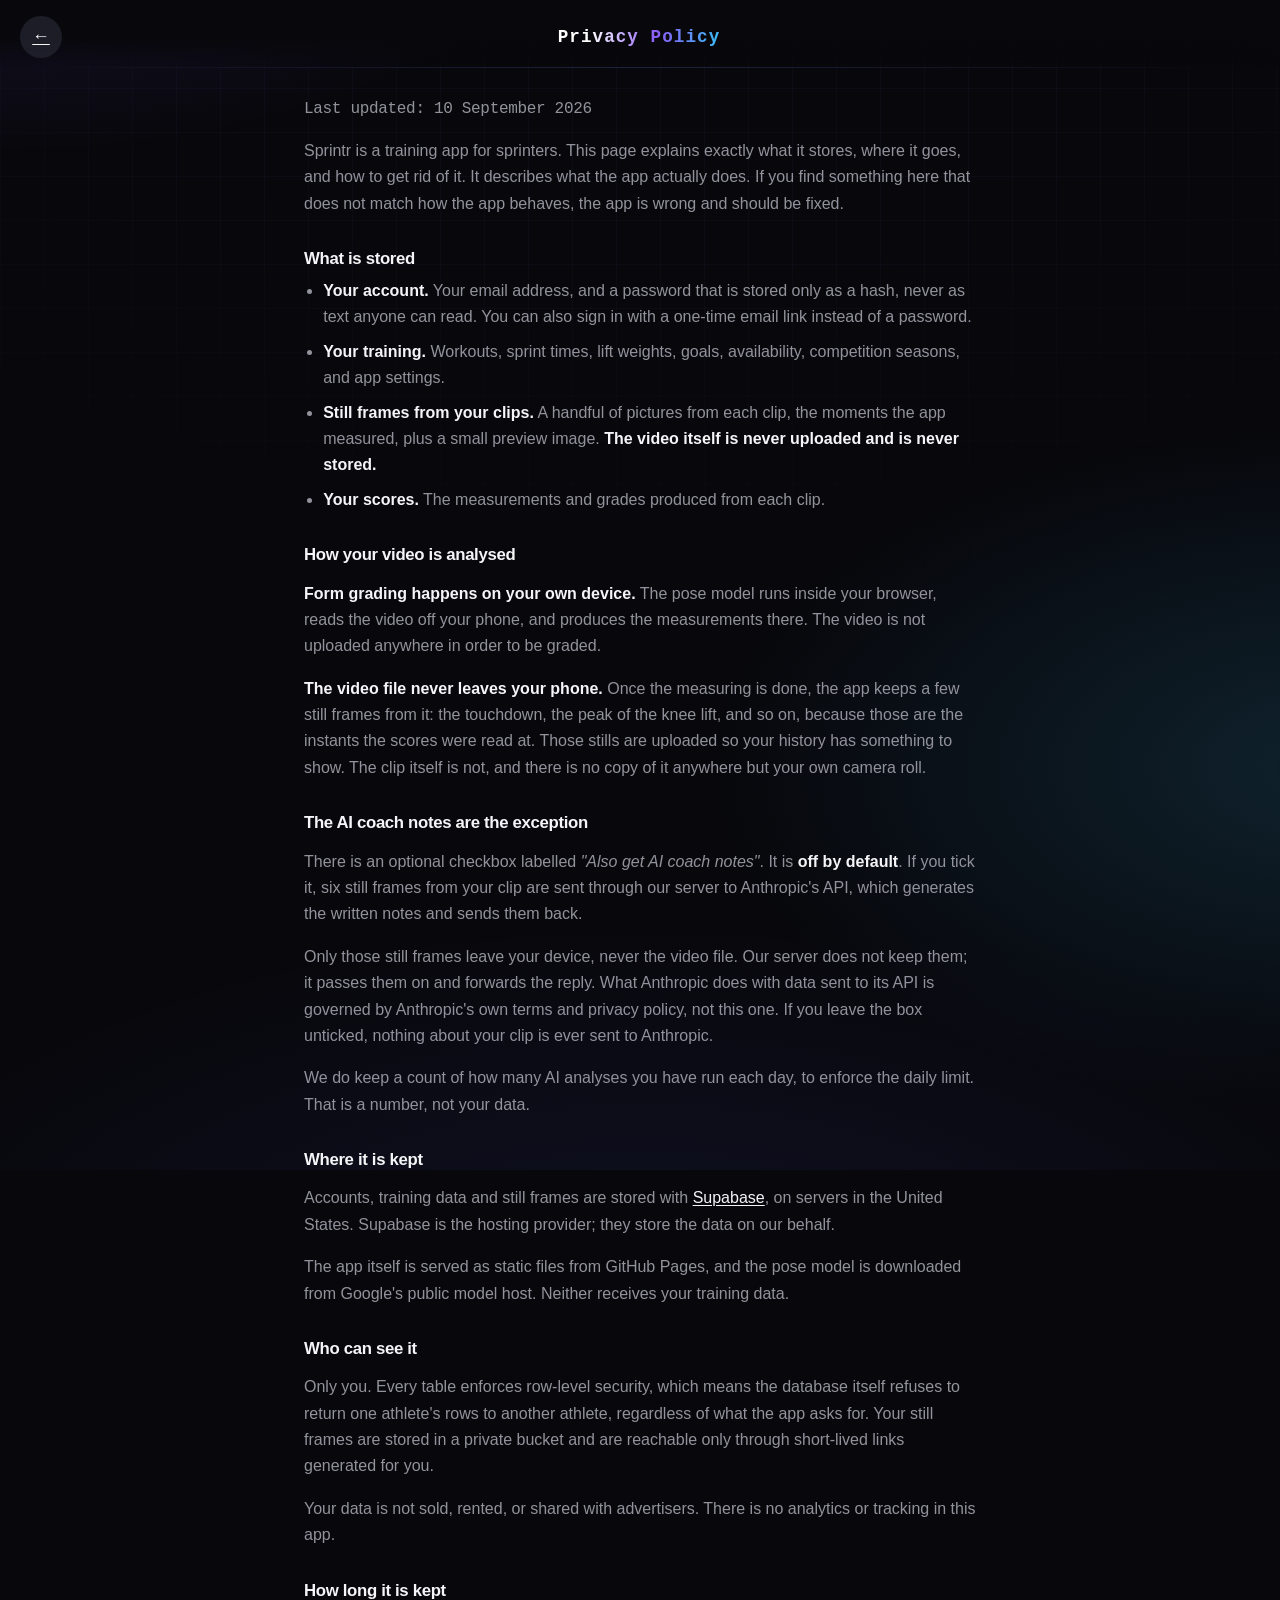
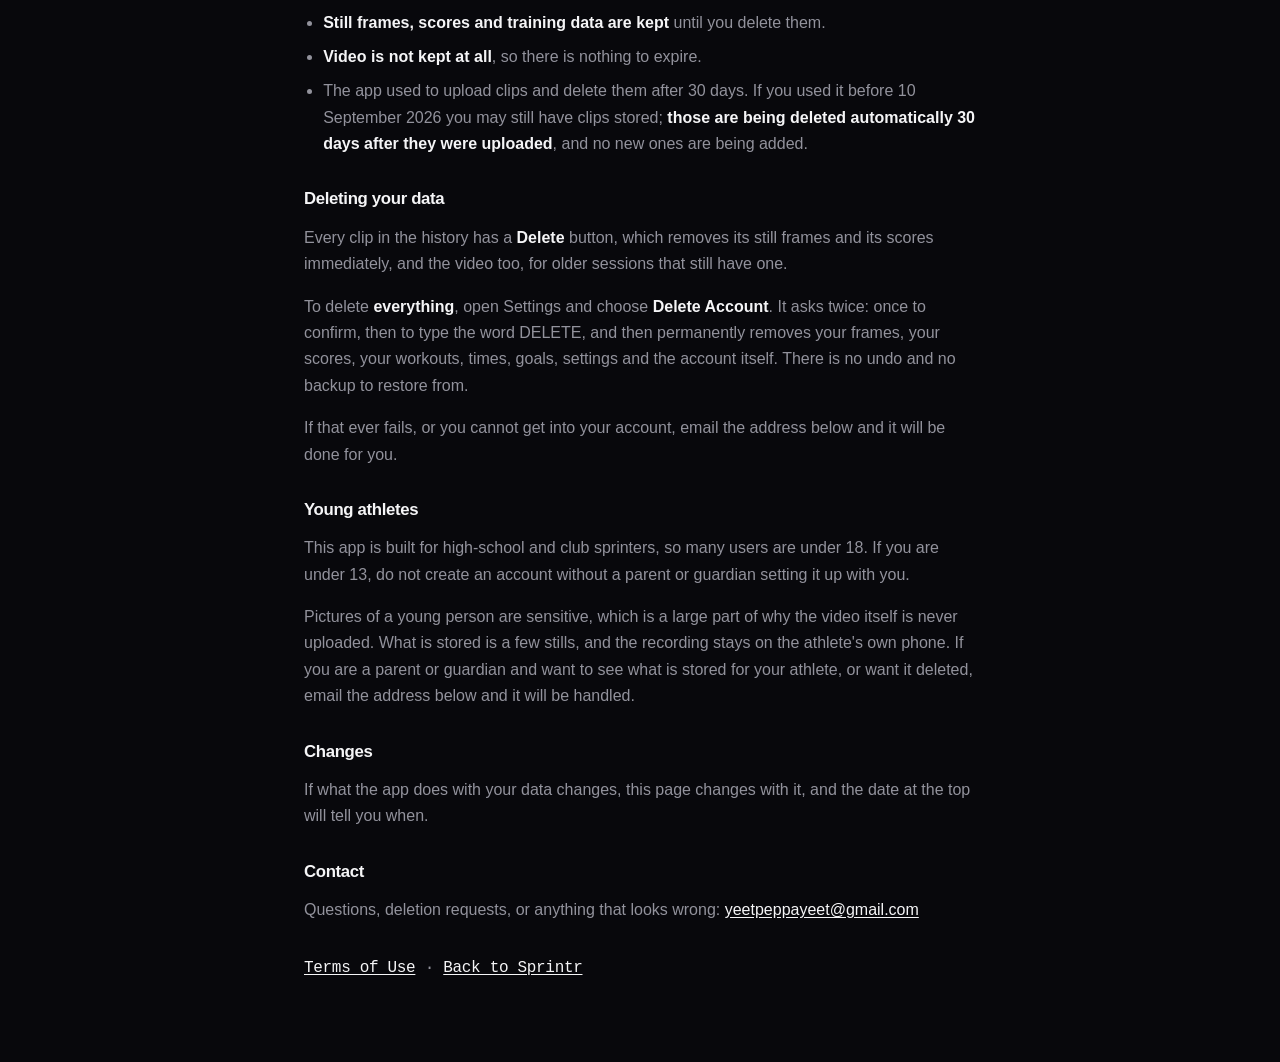
<file: privacy.html>
<!DOCTYPE html>
<html lang="en">
<head>
  <meta charset="UTF-8" />
  <meta name="viewport" content="width=device-width, initial-scale=1.0, viewport-fit=cover" />
  <title>Sprintr Privacy Policy</title>
  <link rel="stylesheet" href="styles.css?v=e0ffa28" />
</head>
<body>
  <div class="app legal-page">
    <header class="app-header">
      <a class="icon-btn" href="index.html" aria-label="Back to Sprintr">←</a>
      <h1>Privacy Policy</h1>
      <span style="width:44px"></span>
    </header>

    <main class="panel active">
      <p class="hint">Last updated: 10 September 2026</p>

      <p>Sprintr is a training app for sprinters. This page explains exactly
      what it stores, where it goes, and how to get rid of it. It describes what
      the app actually does. If you find something here that does not match how
      the app behaves, the app is wrong and should be fixed.</p>

      <h2>What is stored</h2>
      <ul>
        <li><strong>Your account.</strong> Your email address, and a password
        that is stored only as a hash, never as text anyone can read. You can
        also sign in with a one-time email link instead of a password.</li>
        <li><strong>Your training.</strong> Workouts, sprint times, lift weights,
        goals, availability, competition seasons, and app settings.</li>
        <li><strong>Still frames from your clips.</strong> A handful of
        pictures from each clip, the moments the app measured, plus a small
        preview image. <strong>The video itself is never uploaded and is
        never stored.</strong></li>
        <li><strong>Your scores.</strong> The measurements and grades produced
        from each clip.</li>
      </ul>

      <h2>How your video is analysed</h2>
      <p><strong>Form grading happens on your own device.</strong> The pose model
      runs inside your browser, reads the video off your phone, and produces the
      measurements there. The video is not uploaded anywhere in order to be
      graded.</p>

      <p><strong>The video file never leaves your phone.</strong> Once the
      measuring is done, the app keeps a few still frames from it: the
      touchdown, the peak of the knee lift, and so on, because those are the
      instants the scores were read at. Those stills are uploaded so your
      history has something to show. The clip itself is not, and there is no
      copy of it anywhere but your own camera roll.</p>

      <h2>The AI coach notes are the exception</h2>
      <p>There is an optional checkbox labelled <em>"Also get AI coach notes"</em>.
      It is <strong>off by default</strong>. If you tick it, six still frames from
      your clip are sent through our server to Anthropic's API, which generates
      the written notes and sends them back.</p>
      <p>Only those still frames leave your device, never the video file. Our
      server does not keep them; it passes them on and forwards the reply. What
      Anthropic does with data sent to its API is governed by Anthropic's own
      terms and privacy policy, not this one. If you leave the box unticked,
      nothing about your clip is ever sent to Anthropic.</p>
      <p>We do keep a count of how many AI analyses you have run each day, to
      enforce the daily limit. That is a number, not your data.</p>

      <h2>Where it is kept</h2>
      <p>Accounts, training data and still frames are stored with
      <a href="https://supabase.com/privacy" target="_blank" rel="noopener">Supabase</a>,
      on servers in the United States. Supabase is the hosting provider; they
      store the data on our behalf.</p>
      <p>The app itself is served as static files from GitHub Pages, and the pose
      model is downloaded from Google's public model host. Neither receives your
      training data.</p>

      <h2>Who can see it</h2>
      <p>Only you. Every table enforces row-level security, which means the
      database itself refuses to return one athlete's rows to another athlete,
      regardless of what the app asks for. Your still frames are stored in a
      private bucket and are reachable only through short-lived links
      generated for you.</p>
      <p>Your data is not sold, rented, or shared with advertisers. There is no
      analytics or tracking in this app.</p>

      <h2>How long it is kept</h2>
      <ul>
        <li><strong>Still frames, scores and training data are kept</strong>
        until you delete them.</li>
        <li><strong>Video is not kept at all</strong>, so there is nothing to
        expire.</li>
        <li>The app used to upload clips and delete them after 30 days. If you
        used it before 10 September 2026 you may still have clips stored;
        <strong>those are being deleted automatically 30 days after they were
        uploaded</strong>, and no new ones are being added.</li>
      </ul>

      <h2>Deleting your data</h2>
      <p>Every clip in the history has a <strong>Delete</strong> button, which
      removes its still frames and its scores immediately, and the video too,
      for older sessions that still have one.</p>
      <p>To delete <strong>everything</strong>, open Settings and choose
      <strong>Delete Account</strong>. It asks twice: once to confirm, then to
      type the word DELETE, and then permanently removes your frames, your
      scores, your workouts, times, goals, settings and the account itself.
      There is no undo and no backup to restore from.</p>
      <p>If that ever fails, or you cannot get into your account, email the
      address below and it will be done for you.</p>

      <h2>Young athletes</h2>
      <p>This app is built for high-school and club sprinters, so many users are
      under 18. If you are under 13, do not create an account without a parent or
      guardian setting it up with you.</p>
      <p>Pictures of a young person are sensitive, which is a large part of
      why the video itself is never uploaded. What is stored is a few stills,
      and the recording stays on the athlete's own phone. If you are a parent
      or guardian and want to see what is stored for your athlete, or want it
      deleted, email the address below and it will be handled.</p>

      <h2>Changes</h2>
      <p>If what the app does with your data changes, this page changes with it,
      and the date at the top will tell you when.</p>

      <h2>Contact</h2>
      <p>Questions, deletion requests, or anything that looks wrong:
      <a href="mailto:yeetpeppayeet@gmail.com">yeetpeppayeet@gmail.com</a></p>

      <p class="hint" style="margin-top:2rem">
        <a href="terms.html">Terms of Use</a> · <a href="index.html">Back to Sprintr</a>
      </p>
    </main>
  </div>
</body>
</html>
</file>
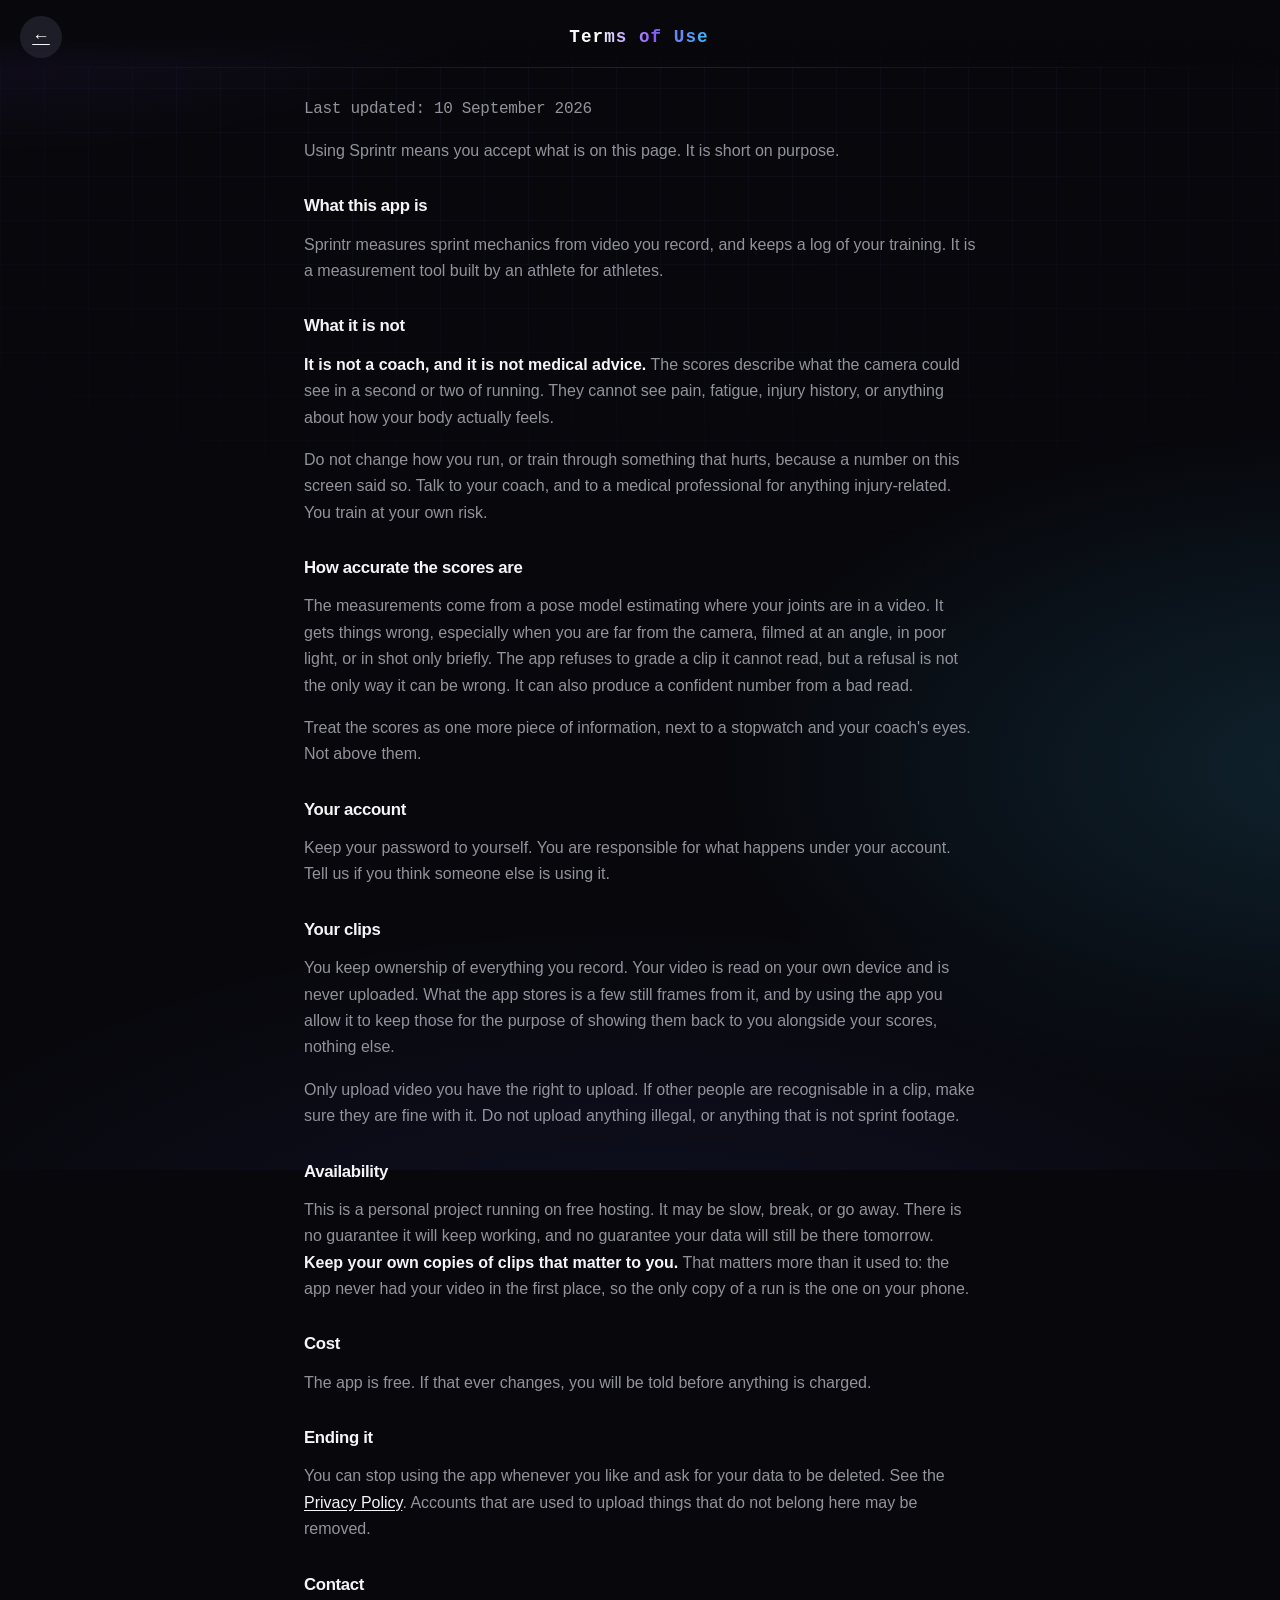
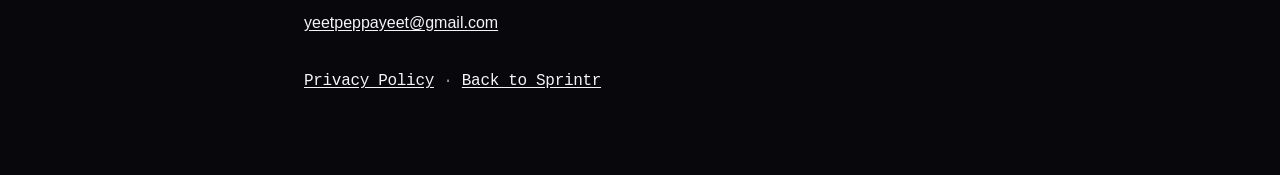
<file: terms.html>
<!DOCTYPE html>
<html lang="en">
<head>
  <meta charset="UTF-8" />
  <meta name="viewport" content="width=device-width, initial-scale=1.0, viewport-fit=cover" />
  <title>Sprintr Terms of Use</title>
  <link rel="stylesheet" href="styles.css?v=e0ffa28" />
</head>
<body>
  <div class="app legal-page">
    <header class="app-header">
      <a class="icon-btn" href="index.html" aria-label="Back to Sprintr">←</a>
      <h1>Terms of Use</h1>
      <span style="width:44px"></span>
    </header>

    <main class="panel active">
      <p class="hint">Last updated: 10 September 2026</p>

      <p>Using Sprintr means you accept what is on this page. It is short on
      purpose.</p>

      <h2>What this app is</h2>
      <p>Sprintr measures sprint mechanics from video you record, and keeps a
      log of your training. It is a measurement tool built by an athlete for
      athletes.</p>

      <h2>What it is not</h2>
      <p><strong>It is not a coach, and it is not medical advice.</strong> The
      scores describe what the camera could see in a second or two of running.
      They cannot see pain, fatigue, injury history, or anything about how your
      body actually feels.</p>
      <p>Do not change how you run, or train through something that hurts,
      because a number on this screen said so. Talk to your coach, and to a
      medical professional for anything injury-related. You train at your own
      risk.</p>

      <h2>How accurate the scores are</h2>
      <p>The measurements come from a pose model estimating where your joints are
      in a video. It gets things wrong, especially when you are far from the
      camera, filmed at an angle, in poor light, or in shot only briefly. The app
      refuses to grade a clip it cannot read, but a refusal is not the only way
      it can be wrong. It can also produce a confident number from a bad read.</p>
      <p>Treat the scores as one more piece of information, next to a stopwatch
      and your coach's eyes. Not above them.</p>

      <h2>Your account</h2>
      <p>Keep your password to yourself. You are responsible for what happens
      under your account. Tell us if you think someone else is using it.</p>

      <h2>Your clips</h2>
      <p>You keep ownership of everything you record. Your video is read on
      your own device and is never uploaded. What the app stores is a few
      still frames from it, and by using the app you allow it to keep those
      for the purpose of showing them back to you alongside your scores,
      nothing else.</p>
      <p>Only upload video you have the right to upload. If other people are
      recognisable in a clip, make sure they are fine with it. Do not upload
      anything illegal, or anything that is not sprint footage.</p>

      <h2>Availability</h2>
      <p>This is a personal project running on free hosting. It may be slow,
      break, or go away. There is no guarantee it will keep working, and no
      guarantee your data will still be there tomorrow. <strong>Keep your own
      copies of clips that matter to you.</strong> That matters more than it
      used to: the app never had your video in the first place, so the only
      copy of a run is the one on your phone.</p>

      <h2>Cost</h2>
      <p>The app is free. If that ever changes, you will be told before anything
      is charged.</p>

      <h2>Ending it</h2>
      <p>You can stop using the app whenever you like and ask for your data to be
      deleted. See the <a href="privacy.html">Privacy Policy</a>. Accounts that
      are used to upload things that do not belong here may be removed.</p>

      <h2>Contact</h2>
      <p><a href="mailto:yeetpeppayeet@gmail.com">yeetpeppayeet@gmail.com</a></p>

      <p class="hint" style="margin-top:2rem">
        <a href="privacy.html">Privacy Policy</a> · <a href="index.html">Back to Sprintr</a>
      </p>
    </main>
  </div>
</body>
</html>
</file>
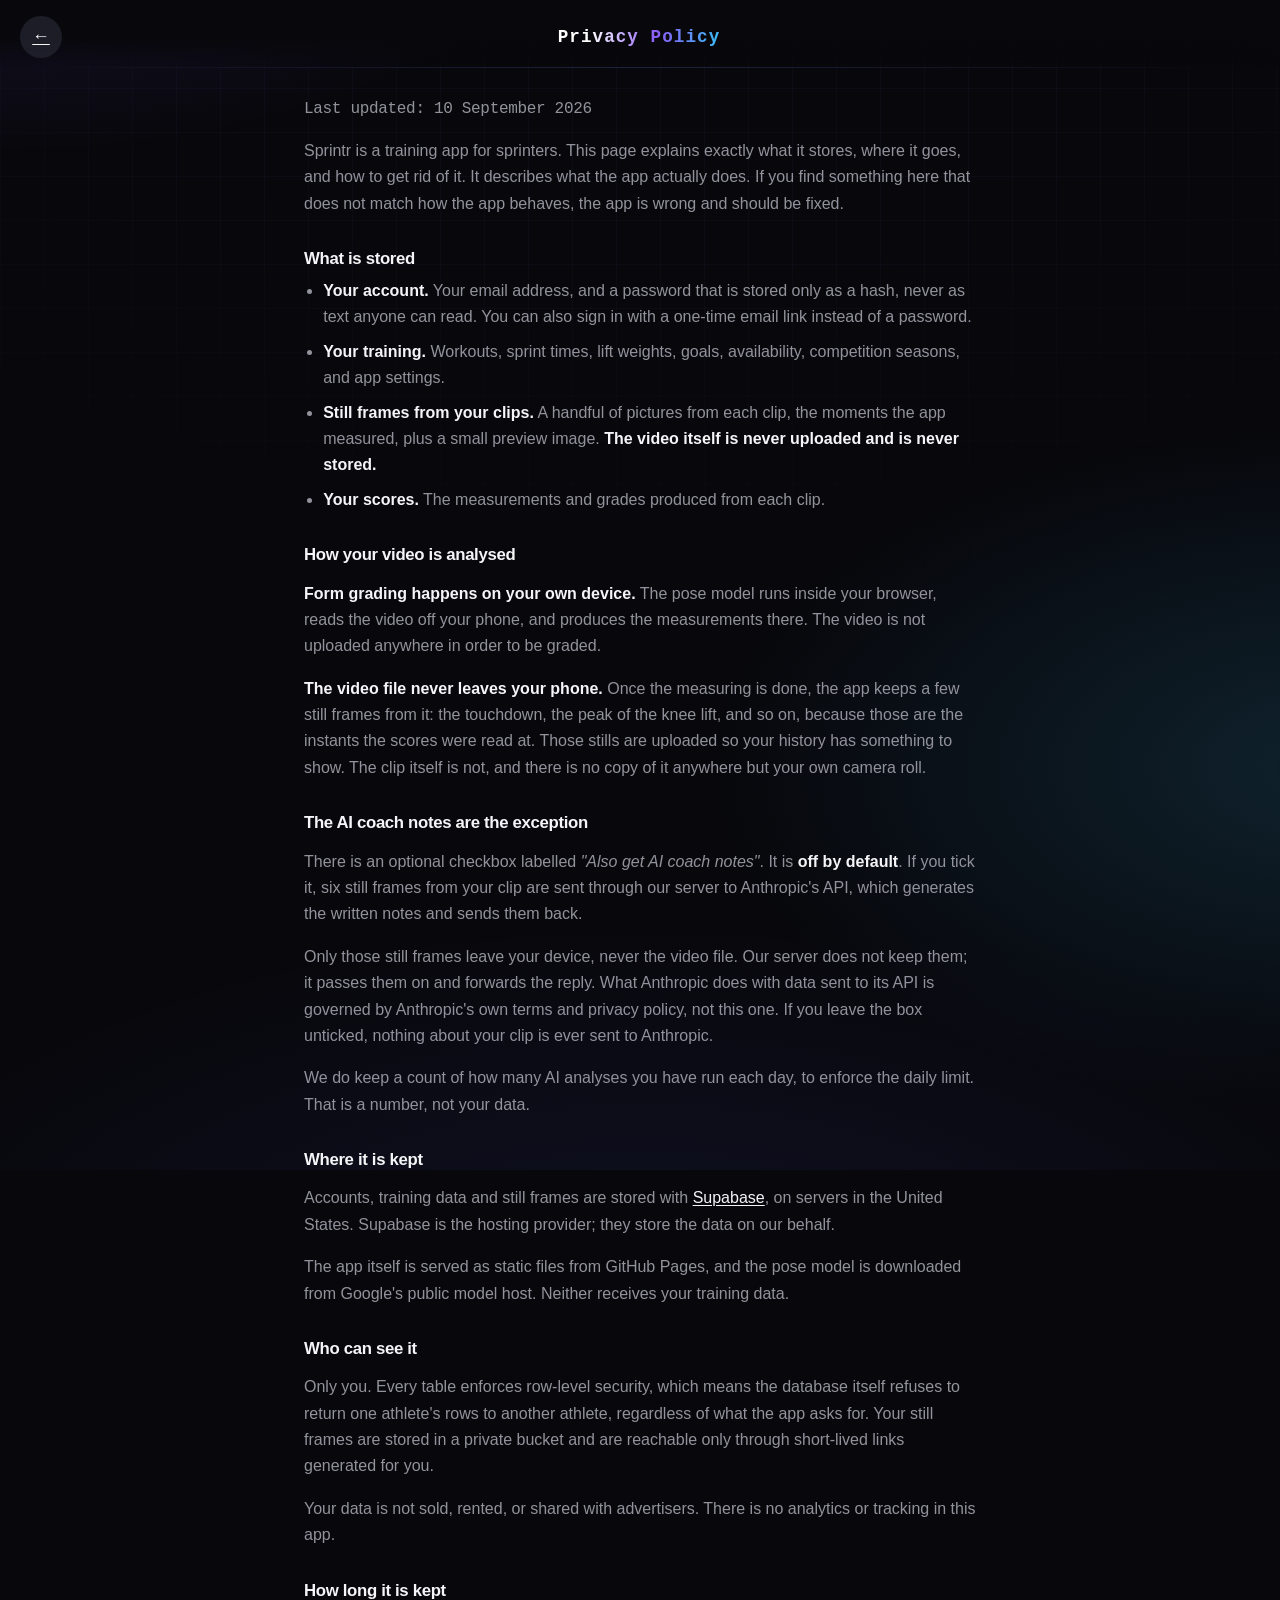
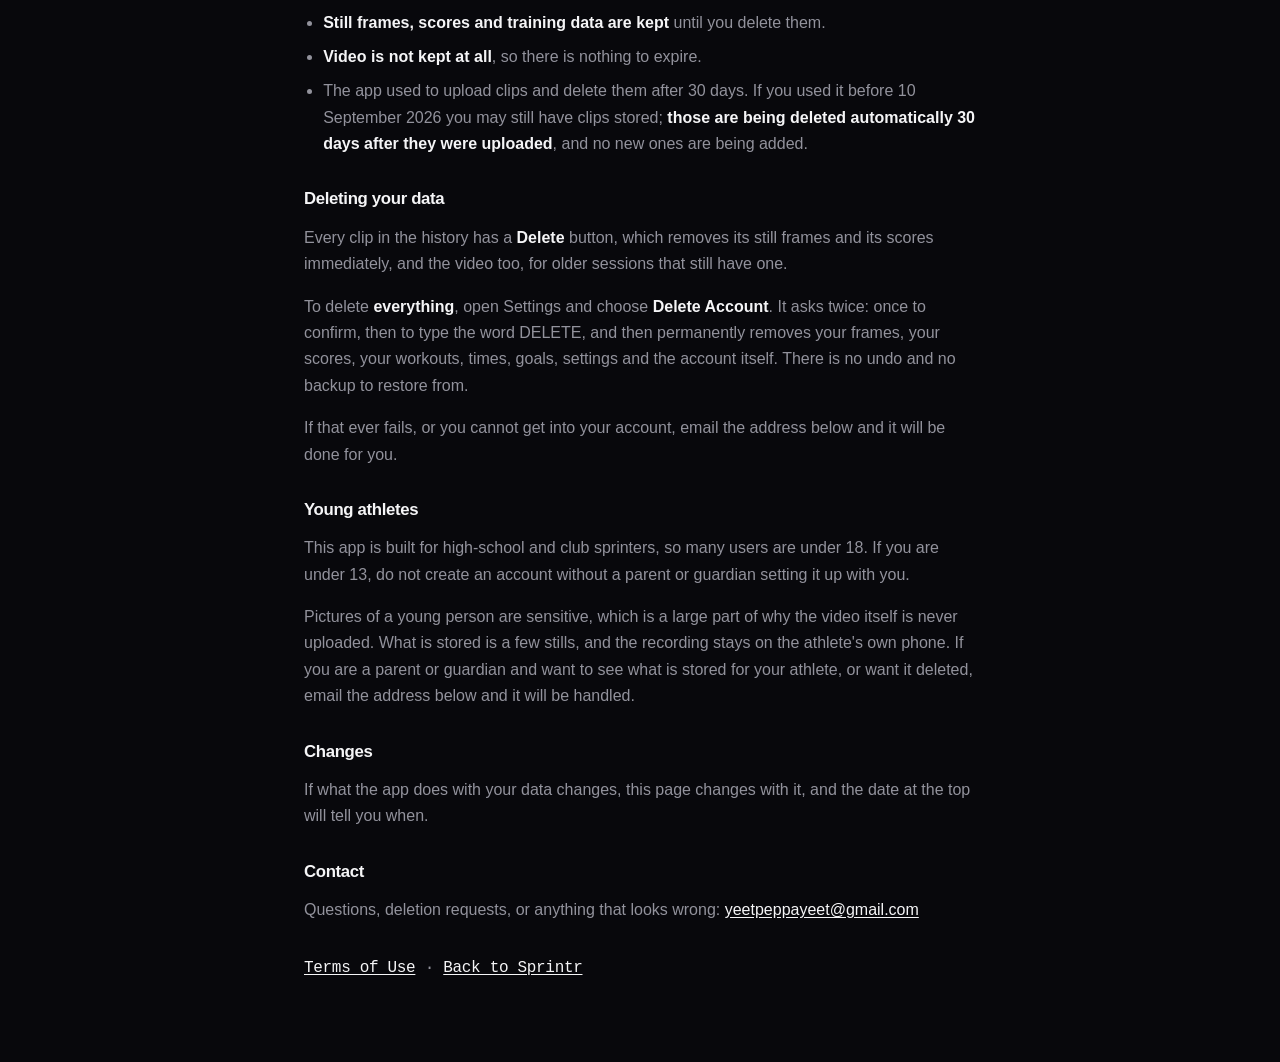
<file: sprint-training-app/privacy.html>
<!DOCTYPE html>
<html lang="en">
<head>
  <meta charset="UTF-8" />
  <meta name="viewport" content="width=device-width, initial-scale=1.0, viewport-fit=cover" />
  <title>Sprintr Privacy Policy</title>
  <link rel="stylesheet" href="styles.css" />
</head>
<body>
  <div class="app legal-page">
    <header class="app-header">
      <a class="icon-btn" href="index.html" aria-label="Back to Sprintr">←</a>
      <h1>Privacy Policy</h1>
      <span style="width:44px"></span>
    </header>

    <main class="panel active">
      <p class="hint">Last updated: 10 September 2026</p>

      <p>Sprintr is a training app for sprinters. This page explains exactly
      what it stores, where it goes, and how to get rid of it. It describes what
      the app actually does. If you find something here that does not match how
      the app behaves, the app is wrong and should be fixed.</p>

      <h2>What is stored</h2>
      <ul>
        <li><strong>Your account.</strong> Your email address, and a password
        that is stored only as a hash, never as text anyone can read. You can
        also sign in with a one-time email link instead of a password.</li>
        <li><strong>Your training.</strong> Workouts, sprint times, lift weights,
        goals, availability, competition seasons, and app settings.</li>
        <li><strong>Still frames from your clips.</strong> A handful of
        pictures from each clip, the moments the app measured, plus a small
        preview image. <strong>The video itself is never uploaded and is
        never stored.</strong></li>
        <li><strong>Your scores.</strong> The measurements and grades produced
        from each clip.</li>
      </ul>

      <h2>How your video is analysed</h2>
      <p><strong>Form grading happens on your own device.</strong> The pose model
      runs inside your browser, reads the video off your phone, and produces the
      measurements there. The video is not uploaded anywhere in order to be
      graded.</p>

      <p><strong>The video file never leaves your phone.</strong> Once the
      measuring is done, the app keeps a few still frames from it: the
      touchdown, the peak of the knee lift, and so on, because those are the
      instants the scores were read at. Those stills are uploaded so your
      history has something to show. The clip itself is not, and there is no
      copy of it anywhere but your own camera roll.</p>

      <h2>The AI coach notes are the exception</h2>
      <p>There is an optional checkbox labelled <em>"Also get AI coach notes"</em>.
      It is <strong>off by default</strong>. If you tick it, six still frames from
      your clip are sent through our server to Anthropic's API, which generates
      the written notes and sends them back.</p>
      <p>Only those still frames leave your device, never the video file. Our
      server does not keep them; it passes them on and forwards the reply. What
      Anthropic does with data sent to its API is governed by Anthropic's own
      terms and privacy policy, not this one. If you leave the box unticked,
      nothing about your clip is ever sent to Anthropic.</p>
      <p>We do keep a count of how many AI analyses you have run each day, to
      enforce the daily limit. That is a number, not your data.</p>

      <h2>Where it is kept</h2>
      <p>Accounts, training data and still frames are stored with
      <a href="https://supabase.com/privacy" target="_blank" rel="noopener">Supabase</a>,
      on servers in the United States. Supabase is the hosting provider; they
      store the data on our behalf.</p>
      <p>The app itself is served as static files from GitHub Pages, and the pose
      model is downloaded from Google's public model host. Neither receives your
      training data.</p>

      <h2>Who can see it</h2>
      <p>Only you. Every table enforces row-level security, which means the
      database itself refuses to return one athlete's rows to another athlete,
      regardless of what the app asks for. Your still frames are stored in a
      private bucket and are reachable only through short-lived links
      generated for you.</p>
      <p>Your data is not sold, rented, or shared with advertisers. There is no
      analytics or tracking in this app.</p>

      <h2>How long it is kept</h2>
      <ul>
        <li><strong>Still frames, scores and training data are kept</strong>
        until you delete them.</li>
        <li><strong>Video is not kept at all</strong>, so there is nothing to
        expire.</li>
        <li>The app used to upload clips and delete them after 30 days. If you
        used it before 10 September 2026 you may still have clips stored;
        <strong>those are being deleted automatically 30 days after they were
        uploaded</strong>, and no new ones are being added.</li>
      </ul>

      <h2>Deleting your data</h2>
      <p>Every clip in the history has a <strong>Delete</strong> button, which
      removes its still frames and its scores immediately, and the video too,
      for older sessions that still have one.</p>
      <p>To delete <strong>everything</strong>, open Settings and choose
      <strong>Delete Account</strong>. It asks twice: once to confirm, then to
      type the word DELETE, and then permanently removes your frames, your
      scores, your workouts, times, goals, settings and the account itself.
      There is no undo and no backup to restore from.</p>
      <p>If that ever fails, or you cannot get into your account, email the
      address below and it will be done for you.</p>

      <h2>Young athletes</h2>
      <p>This app is built for high-school and club sprinters, so many users are
      under 18. If you are under 13, do not create an account without a parent or
      guardian setting it up with you.</p>
      <p>Pictures of a young person are sensitive, which is a large part of
      why the video itself is never uploaded. What is stored is a few stills,
      and the recording stays on the athlete's own phone. If you are a parent
      or guardian and want to see what is stored for your athlete, or want it
      deleted, email the address below and it will be handled.</p>

      <h2>Changes</h2>
      <p>If what the app does with your data changes, this page changes with it,
      and the date at the top will tell you when.</p>

      <h2>Contact</h2>
      <p>Questions, deletion requests, or anything that looks wrong:
      <a href="mailto:yeetpeppayeet@gmail.com">yeetpeppayeet@gmail.com</a></p>

      <p class="hint" style="margin-top:2rem">
        <a href="terms.html">Terms of Use</a> · <a href="index.html">Back to Sprintr</a>
      </p>
    </main>
  </div>
</body>
</html>
</file>
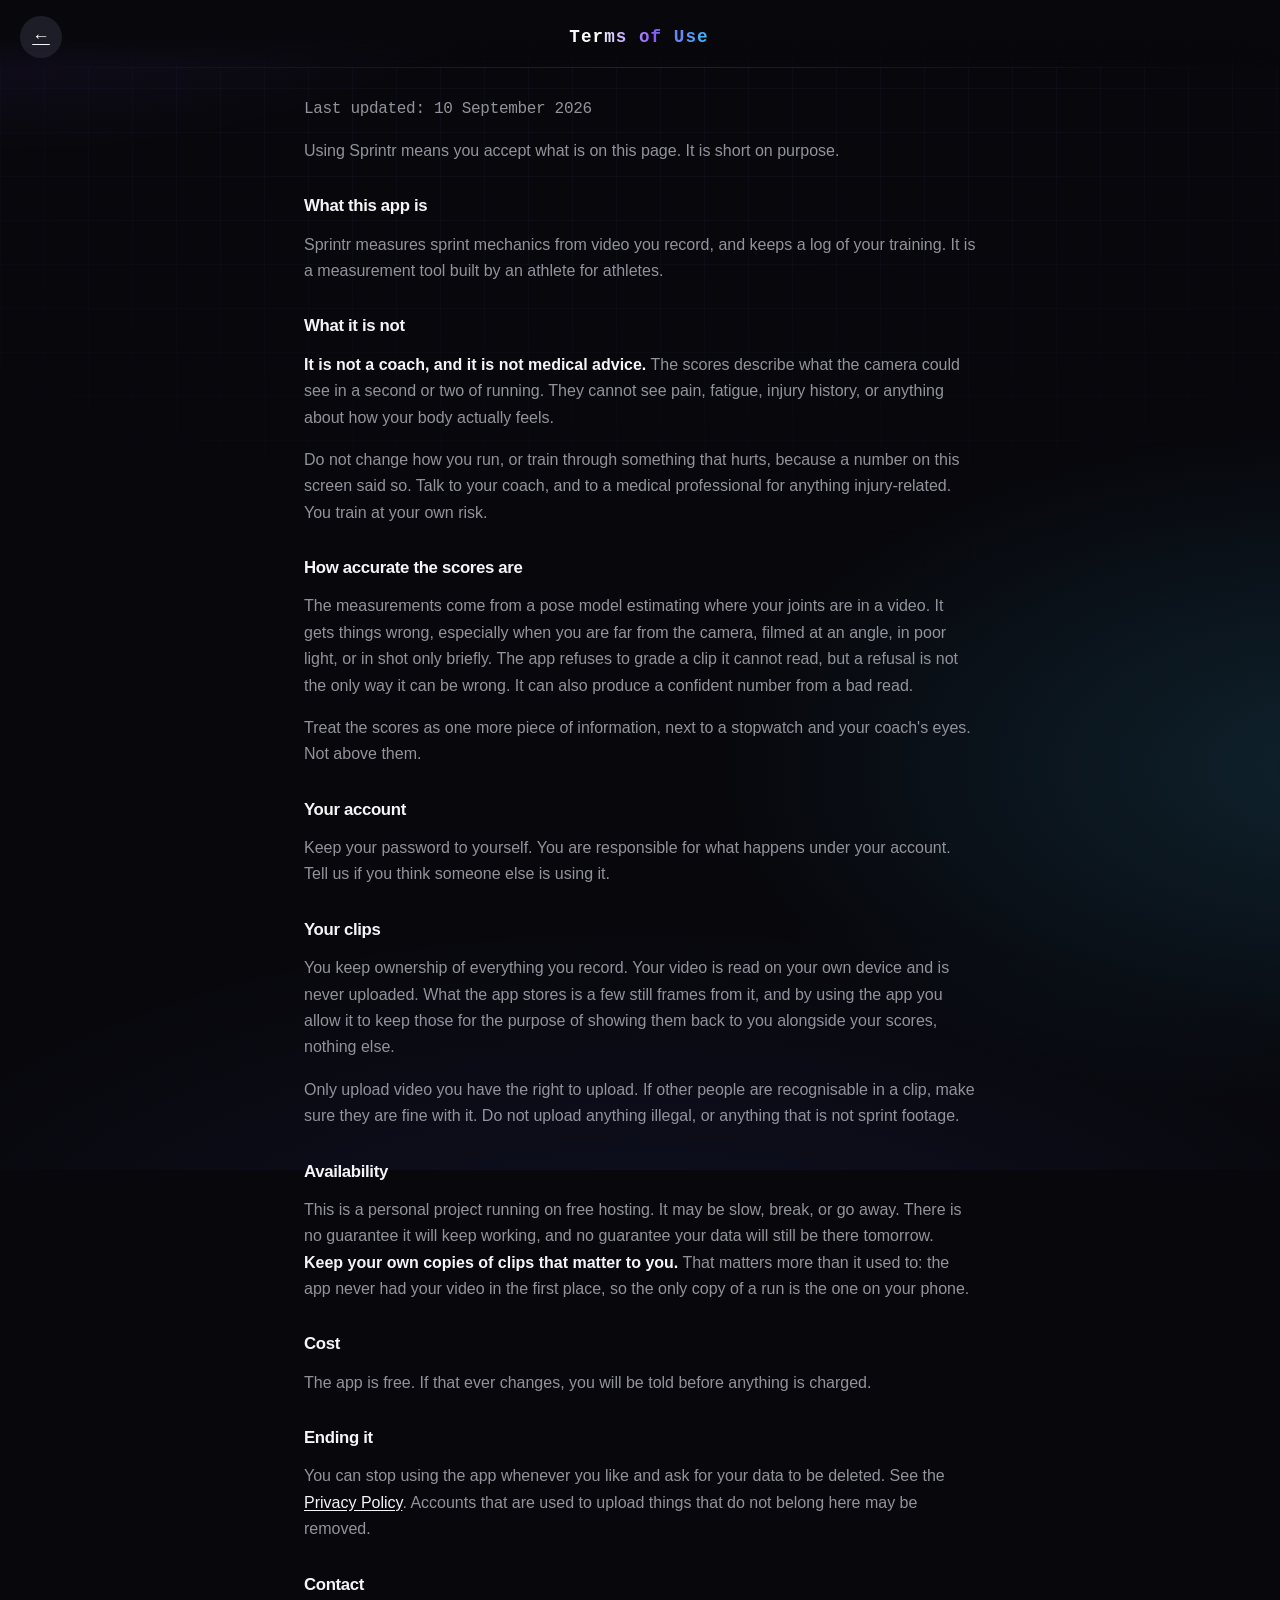
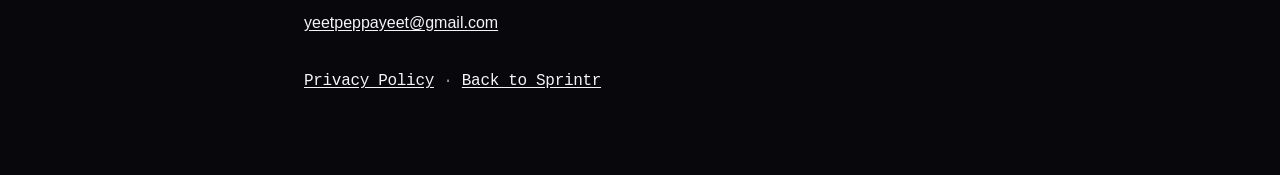
<file: sprint-training-app/terms.html>
<!DOCTYPE html>
<html lang="en">
<head>
  <meta charset="UTF-8" />
  <meta name="viewport" content="width=device-width, initial-scale=1.0, viewport-fit=cover" />
  <title>Sprintr Terms of Use</title>
  <link rel="stylesheet" href="styles.css" />
</head>
<body>
  <div class="app legal-page">
    <header class="app-header">
      <a class="icon-btn" href="index.html" aria-label="Back to Sprintr">←</a>
      <h1>Terms of Use</h1>
      <span style="width:44px"></span>
    </header>

    <main class="panel active">
      <p class="hint">Last updated: 10 September 2026</p>

      <p>Using Sprintr means you accept what is on this page. It is short on
      purpose.</p>

      <h2>What this app is</h2>
      <p>Sprintr measures sprint mechanics from video you record, and keeps a
      log of your training. It is a measurement tool built by an athlete for
      athletes.</p>

      <h2>What it is not</h2>
      <p><strong>It is not a coach, and it is not medical advice.</strong> The
      scores describe what the camera could see in a second or two of running.
      They cannot see pain, fatigue, injury history, or anything about how your
      body actually feels.</p>
      <p>Do not change how you run, or train through something that hurts,
      because a number on this screen said so. Talk to your coach, and to a
      medical professional for anything injury-related. You train at your own
      risk.</p>

      <h2>How accurate the scores are</h2>
      <p>The measurements come from a pose model estimating where your joints are
      in a video. It gets things wrong, especially when you are far from the
      camera, filmed at an angle, in poor light, or in shot only briefly. The app
      refuses to grade a clip it cannot read, but a refusal is not the only way
      it can be wrong. It can also produce a confident number from a bad read.</p>
      <p>Treat the scores as one more piece of information, next to a stopwatch
      and your coach's eyes. Not above them.</p>

      <h2>Your account</h2>
      <p>Keep your password to yourself. You are responsible for what happens
      under your account. Tell us if you think someone else is using it.</p>

      <h2>Your clips</h2>
      <p>You keep ownership of everything you record. Your video is read on
      your own device and is never uploaded. What the app stores is a few
      still frames from it, and by using the app you allow it to keep those
      for the purpose of showing them back to you alongside your scores,
      nothing else.</p>
      <p>Only upload video you have the right to upload. If other people are
      recognisable in a clip, make sure they are fine with it. Do not upload
      anything illegal, or anything that is not sprint footage.</p>

      <h2>Availability</h2>
      <p>This is a personal project running on free hosting. It may be slow,
      break, or go away. There is no guarantee it will keep working, and no
      guarantee your data will still be there tomorrow. <strong>Keep your own
      copies of clips that matter to you.</strong> That matters more than it
      used to: the app never had your video in the first place, so the only
      copy of a run is the one on your phone.</p>

      <h2>Cost</h2>
      <p>The app is free. If that ever changes, you will be told before anything
      is charged.</p>

      <h2>Ending it</h2>
      <p>You can stop using the app whenever you like and ask for your data to be
      deleted. See the <a href="privacy.html">Privacy Policy</a>. Accounts that
      are used to upload things that do not belong here may be removed.</p>

      <h2>Contact</h2>
      <p><a href="mailto:yeetpeppayeet@gmail.com">yeetpeppayeet@gmail.com</a></p>

      <p class="hint" style="margin-top:2rem">
        <a href="privacy.html">Privacy Policy</a> · <a href="index.html">Back to Sprintr</a>
      </p>
    </main>
  </div>
</body>
</html>
</file>
<file: styles.css>
/* Sprintr commits to one look: soft charcoal, rounded, always-on dark. */
:root {
  --bg: #161618;
  --surface: #1f1f23;
  --surface-2: #292930;
  --surface-3: #34343d;
  --text: #f5f5f7;
  --muted: #92929c;
  --border: rgba(255, 255, 255, 0.07);
  --border-strong: rgba(255, 255, 255, 0.14);
  --accent: #ffffff;
  --accent-text: #141418;

  --r-xs: 10px;
  --r-sm: 14px;
  --r-md: 18px;
  --r-lg: 24px;
  --r-xl: 30px;
  --r-pill: 999px;

  --shadow-soft: 0 10px 34px rgba(0, 0, 0, 0.45);
  --ease: cubic-bezier(0.22, 0.61, 0.36, 1);

  /* Renders native bits (date picker, select popups, scrollbars) dark. */
  color-scheme: dark;
}

* { box-sizing: border-box; }

[hidden] { display: none !important; }

body {
  margin: 0;
  font-family: 'Inter', -apple-system, BlinkMacSystemFont, "Segoe UI", Roboto, sans-serif;
  font-weight: 400;
  background: var(--bg);
  color: var(--text);
  -webkit-font-smoothing: antialiased;
  -webkit-tap-highlight-color: transparent;
}

button, input, select, textarea { font-family: inherit; }

/* Sentence-case, tightly-tracked headings -- no boxy all-caps slabs. */
h1, h2, h3, h4 {
  font-family: 'Space Grotesk', -apple-system, BlinkMacSystemFont, "Segoe UI", Roboto, sans-serif;
  font-weight: 700;
  letter-spacing: -0.02em;
}

h2 {
  margin: 0 0 1rem;
  font-size: 1.6rem;
  line-height: 1.15;
}

h3 { font-size: 1.1rem; }

.tab-label, .type {
  font-family: 'Space Grotesk', -apple-system, BlinkMacSystemFont, "Segoe UI", Roboto, sans-serif;
  font-weight: 600;
}

/* ---------- Header ---------- */
.app-header {
  background: transparent;
  padding: 1rem 1.25rem 0.6rem;
  position: sticky;
  top: 0;
  z-index: 10;
  display: flex;
  align-items: center;
  justify-content: space-between;
  gap: 0.75rem;
  backdrop-filter: blur(14px);
  -webkit-backdrop-filter: blur(14px);
  background: linear-gradient(to bottom, var(--bg) 55%, rgba(22, 22, 24, 0));
}

.app-header h1 {
  margin: 0;
  font-size: 1.25rem;
  letter-spacing: -0.02em;
}

/* ---------- Brand mark ----------
   An S drawn as three strokes of a lightning bolt: the letter the name starts
   with, built out of the only thing the app is about. Line art rather than a
   filled shape so it holds at 24px in the header and at 512 as an app icon
   off the same path. */
.brand-defs { position: absolute; width: 0; height: 0; overflow: hidden; }
.brand {
  display: flex;
  align-items: center;
  gap: 0.45rem;
}
.brand-mark {
  width: 1.35em;
  height: 1.35em;
  flex: 0 0 auto;
  /* The stroke ends are round, so the drawing sits optically low against
     cap-height text unless it is nudged back up. */
  margin-top: -0.06em;
}
.brand-lg { justify-content: center; gap: 0.55rem; }
.brand-lg .brand-mark { width: 1.5em; height: 1.5em; }

.settings-wrap { position: relative; }

.icon-btn {
  background: var(--surface-2);
  border: none;
  border-radius: 50%;
  width: 42px;
  height: 42px;
  font-size: 1.1rem;
  line-height: 1;
  cursor: pointer;
  color: var(--text);
  display: flex;
  align-items: center;
  justify-content: center;
  transition: background 0.15s var(--ease), transform 0.12s var(--ease);
}
.icon-btn:hover { background: var(--surface-3); }
.icon-btn:active { transform: scale(0.93); }

.settings-menu {
  position: absolute;
  top: calc(100% + 0.5rem);
  right: 0;
  background: var(--surface);
  border: 1px solid var(--border);
  border-radius: var(--r-lg);
  box-shadow: var(--shadow-soft);
  padding: 0.6rem;
  width: 210px;
  z-index: 30;
}

.settings-note { margin: 0 0 0.6rem; font-size: 0.8rem; }

/* ---------- Modals ---------- */
.modal-overlay {
  position: fixed;
  inset: 0;
  z-index: 40;
  background: rgba(0, 0, 0, 0.62);
  backdrop-filter: blur(6px);
  -webkit-backdrop-filter: blur(6px);
  display: flex;
  align-items: center;
  justify-content: center;
  padding: 1.25rem;
}

.modal-card {
  width: 100%;
  max-width: 430px;
  margin-bottom: 0;
  border-radius: var(--r-xl);
  box-shadow: var(--shadow-soft);
  max-height: 88vh;
  overflow-y: auto;
}

.avail-label {
  font-weight: 600;
  font-size: 1rem;
  margin: 1.1rem 0 0.6rem;
}

.day-picker {
  display: grid;
  grid-template-columns: repeat(7, 1fr);
  gap: 0.35rem;
}

/* Pill chips, not boxes. */
.day-chip {
  background: var(--surface-2);
  border: none;
  color: var(--muted);
  border-radius: var(--r-pill);
  padding: 0.6rem 0.2rem;
  font-size: 0.72rem;
  font-weight: 600;
  cursor: pointer;
  transition: background 0.15s var(--ease), color 0.15s var(--ease), transform 0.12s var(--ease);
}
.day-chip:active { transform: scale(0.94); }

.day-chip.selected {
  background: var(--accent);
  color: var(--accent-text);
}

.day-badges {
  display: flex;
  gap: 0.35rem;
  margin-top: 0.55rem;
  flex-wrap: wrap;
}

.day-badge {
  font-size: 0.7rem;
  font-weight: 600;
  padding: 0.2rem 0.6rem;
  border-radius: var(--r-pill);
  background: var(--surface-2);
  color: var(--muted);
}

/* Tiny uppercase micro-label, like the stat captions in the reference. */
.season-label {
  display: block;
  font-size: 0.68rem;
  font-weight: 600;
  text-transform: uppercase;
  letter-spacing: 0.09em;
  color: var(--muted);
  margin-bottom: 0.45rem;
}

/* ---------- Athlete profile ---------- */
.profile-row {
  padding: 0.85rem 0;
  border-bottom: 1px solid var(--border);
}
.profile-row:last-child { border-bottom: none; }
.profile-row .entry-top { margin-bottom: 0.25rem; }

/* ---------- Auth gate ---------- */
.auth-gate {
  min-height: 100vh;
  display: flex;
  align-items: center;
  justify-content: center;
  padding: 1.5rem;
  background: var(--bg);
}

.auth-card {
  width: 100%;
  max-width: 380px;
  border-radius: var(--r-xl);
  padding: 1.75rem 1.5rem;
}

.auth-card h1 {
  margin: 0 0 0.5rem;
  font-size: 1.5rem;
}

.auth-card input { margin-bottom: 0.6rem; }
.auth-card .row { margin-bottom: 0.6rem; }
.auth-card .row .btn { flex: 1; }

#authMessage:empty { display: none; }

/* ---------- Bottom navigation: floating pill bar ---------- */
.bottom-nav {
  position: fixed;
  left: 1rem;
  right: 1rem;
  bottom: 1rem;
  z-index: 20;
  display: flex;
  align-items: flex-end;
  justify-content: space-around;
  background: rgba(38, 38, 44, 0.72);
  -webkit-backdrop-filter: blur(24px) saturate(180%);
  backdrop-filter: blur(24px) saturate(180%);
  border: 1px solid var(--border);
  border-radius: var(--r-xl);
  padding: 0.45rem 0.5rem max(0.45rem, env(safe-area-inset-bottom));
  box-shadow: var(--shadow-soft);
}

.tab-btn {
  background: none;
  border: none;
  display: flex;
  flex-direction: column;
  align-items: center;
  justify-content: flex-end;
  gap: 0.2rem;
  flex: 1;
  color: var(--muted);
  padding: 0.2rem;
  font-size: 0.62rem;
  border-radius: var(--r-md);
  cursor: pointer;
  min-height: 48px;
  transition: color 0.15s var(--ease);
}

.tab-btn.active { color: var(--text); }

/* Inactive icons sit bare; only the active one gets a soft chip. */
.tab-btn .tab-icon {
  display: flex;
  align-items: center;
  justify-content: center;
  width: 36px;
  height: 36px;
  border-radius: 50%;
  font-size: 1.1rem;
  line-height: 1;
  background: transparent;
  transition: background 0.18s var(--ease), transform 0.12s var(--ease);
}
.tab-btn.active .tab-icon { background: rgba(255, 255, 255, 0.12); }
.tab-btn:active .tab-icon { transform: scale(0.9); }

.tab-btn-center {
  flex: 0 0 auto;
  margin-top: -1.9rem;
  min-height: auto;
}

.tab-center-icon {
  display: flex;
  align-items: center;
  justify-content: center;
  width: 60px;
  height: 60px;
  border-radius: 50%;
  background: var(--accent);
  color: var(--accent-text);
  font-size: 1.75rem;
  border: 4px solid var(--bg);
  box-shadow: 0 6px 20px rgba(0, 0, 0, 0.55);
  transition: transform 0.14s var(--ease);
}

.tab-btn-center.active .tab-center-icon,
.tab-btn-center:active .tab-center-icon {
  transform: scale(1.06);
}

.tab-btn-center .tab-label { color: var(--muted); }
.tab-btn-center.active .tab-label { color: var(--text); }

/* ---------- Layout ---------- */
main {
  max-width: 900px;
  margin: 0 auto;
  padding: 0.75rem 1.25rem calc(6.5rem + env(safe-area-inset-bottom));
}

.tab-panel { display: none; }
.tab-panel.active { display: block; }

.hint {
  color: var(--muted);
  line-height: 1.5;
}
/* Tucks a subtitle up under the heading it belongs to. Scoped to exactly that
   job: as a blanket rule it silently pulled every other .hint paragraph over
   whatever sat above it -- it ate the chart axis dates once and the auth
   legal line once -- and each time the fix was another specificity fight. */
h1 + p.hint, h2 + p.hint, h3 + p.hint, h4 + p.hint { margin-top: -0.6rem; }

/* ---------- Cards: big radii, hairline borders, no hard shadows ---------- */
.card {
  background: var(--surface);
  border: 1px solid var(--border);
  border-radius: var(--r-lg);
  padding: 1.25rem;
  margin-bottom: 1.1rem;
}

.card h3 { margin-top: 0; margin-bottom: 0.9rem; }

.row {
  display: flex;
  gap: 0.55rem;
  flex-wrap: wrap;
  margin-bottom: 0.75rem;
}

.form-grid {
  display: grid;
  grid-template-columns: repeat(auto-fit, minmax(140px, 1fr));
  gap: 0.55rem;
  margin-bottom: 0.75rem;
}

/* ---------- Fields: soft, rounded, no hard outlines ---------- */
input, select, textarea {
  background: var(--surface-2);
  border: 1px solid transparent;
  color: var(--text);
  border-radius: var(--r-sm);
  padding: 0.75rem 0.9rem;
  font-size: 0.95rem;
  font-weight: 500;
  width: 100%;
  font-family: inherit;
  transition: border-color 0.15s var(--ease), background 0.15s var(--ease);
}

input::placeholder, textarea::placeholder { color: var(--muted); }

input:focus, select:focus, textarea:focus {
  outline: none;
  border-color: var(--border-strong);
  background: var(--surface-3);
}

/* Custom chevron so selects stop looking like OS boxes. */
select {
  -webkit-appearance: none;
  appearance: none;
  padding-right: 2.3rem;
  background-image: url("data:image/svg+xml,%3Csvg xmlns='http://www.w3.org/2000/svg' width='12' height='8' viewBox='0 0 12 8' fill='none'%3E%3Cpath d='M1 1.5L6 6.5L11 1.5' stroke='%2392929c' stroke-width='1.8' stroke-linecap='round' stroke-linejoin='round'/%3E%3C/svg%3E");
  background-repeat: no-repeat;
  background-position: right 0.95rem center;
}
select option { background: var(--surface-2); color: var(--text); }

/* Custom checkbox -- rounded, filled white when checked. */
input[type="checkbox"] {
  -webkit-appearance: none;
  appearance: none;
  flex: 0 0 auto;
  width: 22px;
  height: 22px;
  min-width: 22px;
  padding: 0;
  border-radius: 7px;
  border: 1.5px solid var(--border-strong);
  background: var(--surface-2);
  display: inline-grid;
  place-content: center;
  cursor: pointer;
  transition: background 0.15s var(--ease), border-color 0.15s var(--ease);
}
input[type="checkbox"]:checked {
  background: var(--accent);
  border-color: var(--accent);
}
input[type="checkbox"]:checked::after {
  content: '';
  width: 11px;
  height: 6px;
  border-left: 2.2px solid var(--accent-text);
  border-bottom: 2.2px solid var(--accent-text);
  transform: rotate(-45deg) translate(1px, -2px);
}

input[type="date"] { min-height: 46px; }

/* The OS file button is the boxiest thing on the page -- make it a pill. */
input[type="file"]::-webkit-file-upload-button,
input[type="file"]::file-selector-button {
  background: var(--surface-3);
  color: var(--text);
  border: none;
  border-radius: var(--r-pill);
  padding: 0.5rem 1.1rem;
  margin-right: 0.75rem;
  font-family: inherit;
  font-size: 0.86rem;
  font-weight: 600;
  cursor: pointer;
  transition: background 0.15s var(--ease);
}
input[type="file"]::-webkit-file-upload-button:hover,
input[type="file"]::file-selector-button:hover { background: var(--border-strong); }

textarea {
  min-height: 76px;
  resize: vertical;
  margin-bottom: 0.75rem;
}

/* ---------- Buttons: pills everywhere ---------- */
.btn {
  background: var(--surface-2);
  border: none;
  color: var(--text);
  border-radius: var(--r-pill);
  padding: 0.72rem 1.25rem;
  cursor: pointer;
  font-size: 0.92rem;
  font-weight: 600;
  line-height: 1.2;
  transition: background 0.15s var(--ease), transform 0.12s var(--ease), opacity 0.15s var(--ease);
}

.btn:hover { background: var(--surface-3); }
.btn:active { transform: scale(0.97); }

.btn.primary {
  background: var(--accent);
  color: var(--accent-text);
  font-weight: 700;
}
.btn.primary:hover { background: #e9e9ee; }

.btn:disabled { opacity: 0.45; cursor: not-allowed; }

/* Destructive-but-available: greyed and dashed so it reads as "only if you
   mean it", rather than as the obvious next tap. */
.btn.regen {
  background: transparent;
  border: 1px dashed var(--border-strong);
  color: var(--muted);
  font-weight: 600;
}
.btn.regen:hover {
  background: var(--surface-2);
  border-color: var(--muted);
  color: var(--text);
}

#generateWeekPlan { margin-bottom: 0.9rem; }

.regen-note {
  color: var(--muted);
  font-size: 0.78rem;
  text-align: center;
  margin: -0.55rem 0 0.9rem;
  line-height: 1.4;
}
.regen-note:empty { display: none; }

.file-label {
  display: inline-flex;
  align-items: center;
  gap: 0.6rem;
  font-size: 0.9rem;
  color: var(--muted);
  background: var(--surface-2);
  border-radius: var(--r-sm);
  padding: 0.75rem 0.9rem;
  width: 100%;
}
.file-label input { width: auto; background: none; padding: 0; }

.ai-toggle {
  display: flex;
  align-items: center;
  gap: 0.6rem;
  margin: 0.9rem 0;
  font-size: 0.92rem;
  cursor: pointer;
}
.ai-toggle .hint { font-size: 0.85rem; }

.ai-note { border-left: 2px solid var(--border-strong); padding-left: 0.6rem; margin-top: 0.4rem; }

/* ---------- Entries ---------- */
.entry-list { display: flex; flex-direction: column; gap: 0.75rem; }

.entry {
  background: var(--surface);
  border: 1px solid var(--border);
  border-radius: var(--r-md);
  padding: 1rem;
}

.entry-top {
  display: flex;
  justify-content: space-between;
  align-items: center;
  gap: 0.5rem;
  margin-bottom: 0.5rem;
}

.entry-top .date { color: var(--muted); font-size: 0.85rem; }

.entry video { width: 100%; max-width: 380px; border-radius: var(--r-sm); margin-top: 0.5rem; }
.video-holder { margin-top: 0.5rem; max-width: 380px; }
.video-holder video { margin-top: 0; }
.video-load-btn {
  width: 100%; padding: 0.85rem 1rem; border: 1px solid var(--border-strong);
  border-radius: var(--r-sm); background: var(--surface-2); color: var(--text);
  font: inherit; font-weight: 600; cursor: pointer;
}
.video-load-btn:hover:not(:disabled) { background: var(--surface-3); }
.video-load-btn:disabled { opacity: 0.6; cursor: default; }
/* With a preview behind it the label needs to stay readable over whatever
   the frame happens to be -- a bright sky or a dark track. */
.video-load-btn.has-thumb {
  aspect-ratio: 16 / 9; background-size: cover; background-position: center;
  color: #fff; text-shadow: 0 1px 4px rgba(0, 0, 0, 0.9);
  box-shadow: inset 0 0 0 100vmax rgba(0, 0, 0, 0.35);
}
.video-load-btn.has-thumb:hover:not(:disabled) {
  box-shadow: inset 0 0 0 100vmax rgba(0, 0, 0, 0.2);
}

/* The stills kept in place of the clip. Scrolls sideways rather than
   stacking: they are one stride in sequence, and reading them along a line
   is what makes the sequence visible at all. */
.key-frames {
  display: flex;
  gap: 0.5rem;
  overflow-x: auto;
  scroll-snap-type: x mandatory;
  -webkit-overflow-scrolling: touch;
  padding-bottom: 0.25rem;
}
.key-frames figure {
  margin: 0;
  flex: 0 0 148px;
  scroll-snap-align: start;
}
/* A fixed box with the frame contained inside it, not cropped to fill.
   Clips arrive both portrait and landscape and the athlete is the subject:
   cropping to a uniform shape is exactly as likely to cut off the foot at
   touchdown, which is the thing the caption is pointing at. */
.key-frames img {
  width: 100%;
  height: 190px;
  object-fit: contain;
  display: block;
  border-radius: var(--r-sm);
  border: 1px solid var(--border-strong);
  background: var(--surface-2);
}
.key-frames figcaption {
  margin-top: 0.3rem;
  line-height: 1.3;
}
.key-frames figcaption b {
  display: block;
  font-size: 0.78rem;
  font-weight: 600;
}
.key-frames figcaption span {
  display: block;
  font-size: 0.7rem;
  color: var(--muted);
}

.score-row {
  display: flex;
  justify-content: space-between;
  align-items: center;
  margin-top: 0.6rem;
  font-weight: 600;
}
.score-pill {
  background: var(--surface-2);
  border-radius: var(--r-pill);
  padding: 0.15rem 0.65rem;
  font-size: 0.78rem;
  font-weight: 600;
}
.score-note { margin-top: 0.1rem; }

.delete-btn {
  background: none;
  border: none;
  color: var(--muted);
  cursor: pointer;
  font-size: 0.85rem;
  font-weight: 600;
  padding: 0.35rem 0.2rem;
  border-radius: var(--r-pill);
  transition: color 0.15s var(--ease);
}
.delete-btn:hover { color: var(--text); }

.phase-badge {
  display: inline-block;
  font-weight: 600;
  font-size: 0.78rem;
  letter-spacing: 0.02em;
  padding: 0.4rem 0.95rem;
  border-radius: var(--r-pill);
  margin-bottom: 0.75rem;
  background: var(--surface-2);
  color: var(--text);
}
.plan-note {
  color: var(--muted);
  font-size: 0.85rem;
  font-style: italic;
  margin: -0.35rem 0 0.9rem;
  line-height: 1.45;
}
.plan-note:empty { display: none; }

.phase-badge.competition { background: #e5484d; color: #fff; }
.phase-badge.taper { background: #f5a623; color: #1a1a1a; }
.phase-badge.deload { background: #f5d90a; color: #1a1a1a; }

/* ---------- Week board ---------- */
.week-board {
  display: grid;
  grid-template-columns: repeat(auto-fit, minmax(180px, 1fr));
  gap: 0.7rem;
}

.day-card {
  background: var(--surface);
  border: 1px solid var(--border);
  border-radius: var(--r-md);
  padding: 1rem 1.1rem;
  cursor: pointer;
  transition: background 0.15s var(--ease), transform 0.12s var(--ease);
}
.day-card:hover { background: var(--surface-2); }
.day-card:active { transform: scale(0.99); }
.day-card h4 { margin: 0 0 0.45rem; font-size: 1.02rem; }
.day-card .type { color: var(--text); font-weight: 600; font-size: 0.9rem; }
.day-card .details { color: var(--muted); font-size: 0.88rem; margin-top: 0.3rem; overflow-wrap: anywhere; line-height: 1.45; }
.day-card.empty { opacity: 0.45; }
.day-card.blocked-day { border-style: dashed; }
.day-card .type.blocked { color: var(--muted); font-weight: 600; }
.day-card .hint.blocked { color: var(--muted); font-style: italic; }
.day-card .hint { font-size: 0.85rem; margin-top: 0.35rem; overflow-wrap: anywhere; }
.day-card .delete-btn { margin-top: 0.4rem; }

/* ---------- Exercise rows / logging ---------- */
.ex-row {
  display: flex;
  align-items: center;
  gap: 0.6rem;
  padding: 0.6rem 0;
  border-bottom: 1px solid var(--border);
}
.ex-row:last-child { border-bottom: none; }
.ex-name { flex: 1; min-width: 0; overflow-wrap: anywhere; }
.ex-name a { color: var(--muted); text-decoration: none; font-size: 0.85rem; margin-left: 0.5rem; }
.ex-name a:hover { color: var(--text); }

.ex-name-link {
  color: var(--text);
  text-decoration: none;
}
.ex-name-link:hover { color: var(--muted); }

.ex-actions {
  display: flex;
  align-items: center;
  gap: 0.5rem;
  flex: 0 0 auto;
  margin-left: auto;
}

.ex-link-btn {
  background: var(--surface-2);
  border: none;
  color: var(--muted);
  border-radius: var(--r-pill);
  padding: 0.35rem 0.85rem;
  font-family: inherit;
  font-size: 0.79rem;
  font-weight: 600;
  cursor: pointer;
  white-space: nowrap;
  flex: 0 0 auto;
  transition: background 0.15s var(--ease), color 0.15s var(--ease);
}
.ex-link-btn:hover { background: var(--surface-3); color: var(--text); }
.ex-link-btn:active { transform: scale(0.96); }

.explog-group-label {
  font-weight: 600;
  font-size: 0.86rem;
  margin: 0.9rem 0 0.3rem;
  overflow-wrap: anywhere;
}
.explog-input {
  width: 96px;
  flex: 0 0 auto;
}
.explog-set-select {
  flex: 1;
  min-width: 0;
}
.explog-row { border-bottom: none; padding: 0.25rem 0; }

/* The weight-room checklist is a bare list of rows -- give it a panel. */
#weightsList {
  background: var(--surface);
  border: 1px solid var(--border);
  border-radius: var(--r-lg);
  padding: 0.35rem 1.15rem;
  gap: 0;
}
#weightsList:empty { display: none; }
/* The actions stay together as a group and drop to their own line when the
   movement's name needs the room, rather than squeezing or splitting up. */
#weightsList .ex-row { flex-wrap: wrap; row-gap: 0.4rem; }
#weightsList .ex-name { flex: 1 1 50%; }

/* ---------- Goals ---------- */
.goal {
  background: var(--surface);
  border: 1px solid var(--border);
  border-radius: var(--r-md);
  padding: 1rem 1.1rem;
}
.goal-header {
  display: flex;
  justify-content: space-between;
  align-items: center;
  font-weight: 600;
  gap: 0.5rem;
}
.progress-bar {
  background: var(--surface-3);
  border-radius: var(--r-pill);
  height: 6px;
  margin: 0.7rem 0;
  overflow: hidden;
}
.progress-fill {
  background: var(--accent);
  height: 100%;
  border-radius: var(--r-pill);
  transition: width 0.35s var(--ease);
}
/* Tighter than the profile's, because an analysis card stacks eight of them
   and the profile shows one per criterion. The note belongs to the bar above
   it, so the gap below is smaller than the gap above. */
.score-bar { margin: 0.35rem 0 0.3rem; }
.small-goal-row {
  display: flex;
  align-items: center;
  gap: 0.55rem;
  padding: 0.35rem 0;
}
.small-goal-row.done span { text-decoration: line-through; color: var(--muted); }
.add-small-goal {
  display: flex;
  gap: 0.5rem;
  margin-top: 0.6rem;
}

blockquote {
  font-size: 1.15rem;
  font-style: italic;
  line-height: 1.5;
  border-left: 3px solid var(--border-strong);
  margin: 0.5rem 0 1rem;
  padding: 0.25rem 0 0.25rem 1rem;
}

/* The session editor, folded. Most visits to Workouts are to read the week,
   not to change it, and a full form above the board pushed the board itself
   below the fold on a phone. Same treatment as the filming guide. */
.session-editor {
  border: 1px solid var(--border);
  border-radius: var(--r-md);
  background: var(--surface);
  padding: 0.9rem 1.1rem;
  margin-top: 1rem;
}
.session-editor summary {
  cursor: pointer;
  font-family: 'JetBrains Mono', ui-monospace, monospace;
  font-size: 0.72rem;
  font-weight: 700;
  letter-spacing: 0.1em;
  text-transform: uppercase;
  color: var(--glow);
  list-style: none;
}
.session-editor summary::-webkit-details-marker { display: none; }
.session-editor summary::after { content: ' +'; opacity: 0.7; }
.session-editor[open] summary::after { content: ' \2212'; }
.session-editor .card {
  background: transparent;
  border: 0;
  padding: 0.9rem 0 0;
  margin: 0;
}
.session-editor .card::before, .session-editor .card::after { display: none; }

/* ---------- Motion for the built sections ---------- */
/* Workouts and the warm-up render their contents into a container, so the
   panel-level stagger above never reached them -- it only matches direct
   children of .tab-panel. Both sections sat still while Form Analysis came
   alive, which is most of why they felt flat next to it.
   Each element carries its own --i so the cascade follows the order the
   athlete reads in, rather than depending on nth-child in a list that gets
   rebuilt. */
.week-board .day-card,
#warmupContent > .card,
#warmupContent .warmup-list li {
  animation: rise 0.38s var(--ease) both;
  animation-delay: calc(var(--i, 0) * 0.035s + 0.04s);
}
/* Capped so a nine-drill phase does not keep the athlete waiting. */
#warmupContent .warmup-list li:nth-child(n+9) { animation-delay: 0.32s; }

/* Today is the card you are looking for. A left edge in the accent, and it
   sits a touch proud of the rest. */
.day-card.is-today {
  border-left: 3px solid var(--glow);
  background: linear-gradient(100deg, var(--glow-faint), transparent 45%), var(--surface);
}
.day-card.is-today h4::after {
  content: 'TODAY';
  font-family: 'JetBrains Mono', ui-monospace, monospace;
  font-size: 0.58rem;
  font-weight: 700;
  letter-spacing: 0.12em;
  color: var(--glow);
  margin-left: 0.5rem;
  vertical-align: 0.1em;
}
.day-card { transform-origin: center; }
.day-card:hover { transform: translateY(-1px); }

/* The numeral lights up as you arrive at each phase. */
.warmup-phase { position: relative; overflow: hidden; }
.warmup-phase::before {
  content: '';
  position: absolute;
  left: 0; top: 0; bottom: 0;
  width: 2px;
  background: linear-gradient(180deg, var(--star), transparent);
  opacity: 0.55;
}
.warmup-numeral {
  transition: color 0.2s var(--ease), border-color 0.2s var(--ease);
}
.warmup-phase:hover .warmup-numeral {
  color: var(--star);
  border-color: var(--star);
}

/* A drill you are on should feel picked up rather than just hovered. */
.warmup-list li {
  transition: transform 0.16s var(--ease), background 0.16s var(--ease);
  border-radius: var(--r-xs);
  padding-left: 0.5rem;
  margin-left: -0.5rem;
}
.warmup-list li:hover { background: var(--surface-2); transform: translateX(2px); }

/* The stars arrive after the drill they sit on, so they read as a mark being
   applied rather than as part of the name. */
.warmup-star { animation: star-pop 0.3s var(--ease) both; animation-delay: 0.34s; }
@keyframes star-pop {
  from { opacity: 0; transform: scale(0.4) rotate(-25deg); }
  to   { opacity: 1; transform: none; }
}

/* ---------- Gym toggle ---------- */
/* A single chip rather than a pair of radio buttons: there are two states and
   the label says which one you are in, so a second control would only add a
   way to be in neither. */
.gym-toggle #hasGymBtn { width: 100%; padding: 0.7rem 1rem; font-size: 0.85rem; }
.gym-toggle .hint { margin: 0.45rem 0 0; }

/* ---------- Warm-up ---------- */
/* Violet, taken from the ambient purple already in the background wash. The
   marking used to be an amber flag with the measure and score written out
   against every drill that touched it -- three lines of the same sentence in
   a warning colour, on a screen the athlete reads between reps. */
:root { --star: #a78bfa; }

.warmup-day { margin-bottom: 1rem; }
.warmup-day select { width: 100%; }

.warmup-star {
  color: var(--star);
  letter-spacing: 0.08em;
  font-size: 0.82rem;
  white-space: nowrap;
}

.warmup-summary { border-left: 3px solid var(--star); }
.warmup-flags { list-style: none; margin: 0.55rem 0 0.7rem; padding: 0; }
.warmup-flags li {
  display: flex;
  align-items: center;
  gap: 0.5rem;
  padding: 0.35rem 0;
}
.warmup-flags li a {
  color: var(--text);
  font-weight: 600;
  font-size: 0.9rem;
  flex: 1;
  text-decoration: none;
}
.warmup-flags li a:hover { text-decoration: underline; }

.warmup-phase h3 { display: flex; align-items: baseline; gap: 0.55rem; }
/* The numeral is what you scan for when you are half way through and looking
   for your place. */
.warmup-numeral {
  font-family: 'JetBrains Mono', ui-monospace, monospace;
  font-size: 0.78rem;
  font-weight: 700;
  color: var(--muted);
  border: 1px solid var(--border-strong);
  border-radius: var(--r-xs);
  padding: 0.1rem 0.4rem;
  letter-spacing: 0.04em;
}

.warmup-list { list-style: none; margin: 0.75rem 0 0; padding: 0; }
.warmup-list li { padding: 0.5rem 0; border-top: 1px solid var(--border); }
.warmup-list li:first-child { border-top: 0; }
.warmup-list li > a {
  font-weight: 600;
  font-size: 0.92rem;
  color: var(--text);
  text-decoration: none;
}
.warmup-list li > a:hover { text-decoration: underline; }
.warmup-list li > a + .warmup-star { margin-left: 0.4rem; }
/* Targeted by class, not by element. As `li > span` this rule also matched
   the star sitting next to the drill name and repainted it muted grey --
   `.warmup-star` is one class and loses to two classes plus an element. */
.warmup-detail {
  display: block;
  margin-top: 0.1rem;
  font-size: 0.79rem;
  color: var(--muted);
}

.warmup-caveat { margin-top: 1.5rem; opacity: 0.75; }

/* ---------- Mobile: bigger targets, no auto-zoom ---------- */
@media (max-width: 640px) {
  .app-header {
    padding: max(0.7rem, env(safe-area-inset-top)) 1rem 0.6rem;
  }
  .app-header h1 { font-size: 1.15rem; }

  main { padding: 0.5rem 1rem calc(5.75rem + env(safe-area-inset-bottom)); }

  h2 { font-size: 1.45rem; }

  .form-grid,
  .week-board {
    grid-template-columns: 1fr;
  }

  input, select, textarea {
    font-size: 16px; /* prevents iOS Safari auto-zoom on focus */
  }

  .btn {
    min-height: 46px;
    padding: 0.72rem 1.25rem;
    font-size: 0.95rem;
  }

  .row { flex-direction: column; }
  .row .btn { width: 100%; }

  .file-label {
    flex-direction: column;
    align-items: flex-start;
  }
  .file-label input { width: 100%; }

  .entry-top { flex-wrap: wrap; }

  .explog-row { flex-wrap: wrap; }
  .explog-row .ex-name { flex-basis: 100%; }
  .explog-combo-row .explog-set-select { flex-basis: 100%; }
  .explog-input {
    flex: 1 1 auto;
    width: 100%;
  }
}

/* ---------- iPad / tablet-sized screens ---------- */
@media (min-width: 768px) {
  main { padding-left: 2rem; padding-right: 2rem; }

  .bottom-nav {
    max-width: 460px;
    margin: 0 auto;
  }

  .tab-btn { font-size: 0.72rem; }
  .tab-center-icon { width: 64px; height: 64px; font-size: 1.9rem; }
}

/* ---------- Landscape phones: reclaim vertical space ---------- */
@media (max-height: 480px) and (orientation: landscape) {
  .app-header { padding-top: 0.4rem; }
  .app-header h1 { font-size: 1rem; }
  main { padding-top: 0.5rem; padding-bottom: 4.5rem; }
  .bottom-nav { bottom: 0.5rem; padding: 0.3rem 0.4rem; }
  .tab-btn { min-height: 36px; font-size: 0.58rem; }
  .tab-btn .tab-icon { width: 30px; height: 30px; font-size: 0.95rem; }
  .tab-btn-center { margin-top: -1.1rem; }
  .tab-center-icon { width: 46px; height: 46px; font-size: 1.4rem; border-width: 3px; }
}

/* Surface/footwear caveat on every analysis -- stiffness of the ground
   changes the numbers, so scores are only comparable like for like. */
.surface-note {
  margin-top: 0.9rem;
  border-top: 1px solid var(--border);
  padding-top: 0.7rem;
  font-size: 0.78rem;
  line-height: 1.5;
  color: var(--muted);
}
.surface-note summary {
  cursor: pointer;
  list-style: none;
  font-family: var(--mono);
  font-size: 0.64rem;
  letter-spacing: 0.1em;
  text-transform: uppercase;
  color: var(--glow);
  opacity: 0.8;
}
.surface-note summary::-webkit-details-marker { display: none; }
.surface-note summary::after {
  content: ' +';
  opacity: 0.7;
}
.surface-note[open] summary::after { content: ' −'; }
.surface-note summary:hover { opacity: 1; }
.surface-note p { margin: 0.55rem 0 0; }

/* How many strides a score rests on -- shown under the summary, quieter than
   the scores themselves but not hidden away at the bottom. */
.basis-note {
  margin: 0.15rem 0 0.5rem;
  opacity: 0.75;
  font-size: 0.82rem;
}

/* ---- Settings menu footer: the legal pages ---- */
.settings-legal {
  margin-top: 0.6rem;
  padding-top: 0.6rem;
  border-top: 1px solid var(--border);
  text-align: center;
  font-size: 0.8rem;
  color: var(--muted);
}
.settings-legal a { color: var(--muted); text-decoration: none; }
.settings-legal a:hover { color: var(--text); text-decoration: underline; }

/* Which build is running. Deliberately quiet -- it is a diagnostic, not a
   feature -- but present without having to make the app fail first. */
.settings-build {
  margin-top: 0.35rem;
  text-align: center;
  font-family: var(--mono, ui-monospace, monospace);
  font-size: 0.7rem;
  letter-spacing: 0.04em;
  color: var(--muted);
  opacity: 0.65;
}

/* ---- Privacy / Terms pages ----
   Plain reading pages. They reuse the app's shell so they do not look like a
   different site, but they are static HTML with no script: the App Store needs
   a privacy policy at a public URL that loads without signing in. */
.legal-page main { max-width: 46rem; margin: 0 auto; padding-bottom: 4rem; }
.legal-page h2 {
  margin: 2rem 0 0.6rem;
  font-size: 1.05rem;
  color: var(--text);
}
.legal-page p, .legal-page li { line-height: 1.65; color: var(--muted); }
.legal-page ul { padding-left: 1.2rem; margin: 0.6rem 0; }
.legal-page li { margin-bottom: 0.5rem; }
.legal-page strong { color: var(--text); }
/* --accent is white here, which reads as emphasis rather than a link in
   running text, so legal-page links get an underline to stay recognisable. */
.legal-page a { color: var(--text); text-decoration: underline; text-underline-offset: 2px; }
.legal-page .app-header h1 { font-size: 1.1rem; }

/* Destructive action. Deliberately not styled like the buttons beside it --
   Sign Out and Delete Account sit next to each other in a small menu, and
   they must not be one mis-tap apart in appearance as well as position. */
.danger-btn {
  background: transparent;
  color: #e5484d;
  border: 1px solid rgba(229, 72, 77, 0.4);
}
.danger-btn:hover:not(:disabled) {
  background: rgba(229, 72, 77, 0.12);
  border-color: #e5484d;
}
.danger-btn:disabled { opacity: 0.6; }

/* =====================================================================
   Sprintr: motion and depth
   =====================================================================
   One hard rule governs everything below: while a clip is being analysed,
   the main thread is saturated. Pose inference is the app's capture rate --
   two model runs a frame measured out at 10 frames a second on the athlete's
   iPad, which is the difference between a clip grading and being refused.
   Any animation that costs main-thread work during that window is taken
   directly out of frames we need.
   So: every animation here is transform/opacity only, which the compositor
   runs off the main thread, and the ambient ones stop entirely while
   `body.is-analysing` is set. Decoration must never slow down measurement.  */

:root {
  --glow: #38e8ff;
  --glow-dim: rgba(56, 232, 255, 0.35);
  --glow-faint: rgba(56, 232, 255, 0.12);
}

/* ---- Ambient depth ----
   Two very large, very slow radial washes. Sitting on a fixed pseudo-element
   with its own layer, so it never triggers layout on the content above it. */
body::before {
  content: '';
  position: fixed;
  inset: -30%;
  z-index: -1;
  pointer-events: none;
  background:
    radial-gradient(38% 30% at 22% 12%, rgba(56, 232, 255, 0.10), transparent 70%),
    radial-gradient(42% 34% at 82% 78%, rgba(120, 80, 255, 0.10), transparent 70%);
  animation: drift 24s var(--ease) infinite alternate;
  will-change: transform;
}
@keyframes drift {
  from { transform: translate3d(-2%, -1%, 0) scale(1); }
  to   { transform: translate3d(3%, 2%, 0) scale(1.08); }
}

/* A hairline of light under the header, so the sticky edge reads as a plane
   rather than a seam. */
.app-header::after {
  content: '';
  position: absolute;
  left: 1.25rem; right: 1.25rem; bottom: 0;
  height: 1px;
  background: linear-gradient(90deg, transparent, var(--glow-dim), transparent);
  opacity: 0.55;
}

/* ---- Panels arrive rather than appear ---- */
.tab-panel.active { animation: panel-in 0.32s var(--ease) both; }
@keyframes panel-in {
  from { opacity: 0; transform: translate3d(0, 10px, 0); }
  to   { opacity: 1; transform: none; }
}

/* Cards stagger in behind the panel. Six steps is enough: past that the last
   card is waiting long enough to feel like a bug rather than a flourish. */
.tab-panel.active > .card,
.tab-panel.active > h2,
.tab-panel.active > .entry {
  animation: rise 0.4s var(--ease) both;
}
.tab-panel.active > *:nth-child(1) { animation-delay: 0.02s; }
.tab-panel.active > *:nth-child(2) { animation-delay: 0.06s; }
.tab-panel.active > *:nth-child(3) { animation-delay: 0.10s; }
.tab-panel.active > *:nth-child(4) { animation-delay: 0.14s; }
.tab-panel.active > *:nth-child(5) { animation-delay: 0.18s; }
.tab-panel.active > *:nth-child(n+6) { animation-delay: 0.20s; }
@keyframes rise {
  from { opacity: 0; transform: translate3d(0, 14px, 0); }
  to   { opacity: 1; transform: none; }
}

/* ---- Surfaces catch the light ---- */
.card {
  position: relative;
  transition: border-color 0.25s var(--ease), transform 0.25s var(--ease);
}
.card::before {
  content: '';
  position: absolute;
  inset: 0;
  border-radius: inherit;
  padding: 1px;
  background: linear-gradient(140deg, var(--glow-faint), transparent 40%);
  -webkit-mask: linear-gradient(#000 0 0) content-box, linear-gradient(#000 0 0);
  -webkit-mask-composite: xor;
          mask-composite: exclude;
  pointer-events: none;
  opacity: 0;
  transition: opacity 0.3s var(--ease);
}
.card:hover::before { opacity: 1; }

/* ---- The primary action reads as powered ---- */
.btn.primary {
  position: relative;
  box-shadow: 0 0 0 0 var(--glow-dim);
  transition: background 0.15s var(--ease), transform 0.12s var(--ease),
              box-shadow 0.3s var(--ease);
}
.btn.primary:hover:not(:disabled) { box-shadow: 0 0 22px -2px var(--glow-dim); }
.btn.primary:active:not(:disabled) { transform: scale(0.97); }

/* Anything focused by keyboard gets the accent, not the browser's outline. */
.btn:focus-visible, .icon-btn:focus-visible, select:focus-visible,
input:focus-visible, .tab-btn:focus-visible {
  outline: 2px solid var(--glow);
  outline-offset: 2px;
}

/* ---- The active tab is lit ---- */
.tab-btn.active .tab-icon {
  background: rgba(56, 232, 255, 0.16);
  box-shadow: 0 0 16px -4px var(--glow-dim);
}
.tab-btn .tab-icon { transition: background 0.25s var(--ease), box-shadow 0.25s var(--ease); }
.tab-btn-center .tab-center-icon { transition: transform 0.25s var(--ease), box-shadow 0.25s var(--ease); }
.tab-btn-center.active .tab-center-icon { box-shadow: 0 0 26px -4px var(--glow-dim); }

/* ---- Score bars fill rather than jump ----
   The fill is full width and scaled horizontally, so the animation is a
   composited transform rather than a width change laying the page out on
   every frame. --fill is set inline per row by the renderer. */
.score-bar .progress-fill {
  transform-origin: left center;
  transform: scaleX(var(--fill, 1));
  animation: fill-bar 0.7s var(--ease) both;
}
@keyframes fill-bar {
  from { transform: scaleX(0); }
  to   { transform: scaleX(var(--fill, 1)); }
}

/* ---- Waiting ----
   A skeleton for lists that are still loading, and a ring for the analysis
   itself. Both are pure transform/opacity. */
.skeleton {
  position: relative;
  overflow: hidden;
  background: var(--surface-2);
  border-radius: var(--r-sm);
  height: 1rem;
  margin-bottom: 0.6rem;
}
.skeleton::after {
  content: '';
  position: absolute;
  inset: 0;
  transform: translateX(-100%);
  background: linear-gradient(90deg, transparent, rgba(255, 255, 255, 0.07), transparent);
  animation: sweep 1.4s infinite;
}
@keyframes sweep { to { transform: translateX(100%); } }

.analysis-live {
  display: flex;
  align-items: center;
  gap: 0.75rem;
  margin-top: 0.6rem;
}
.analysis-ring {
  width: 22px; height: 22px;
  border-radius: 50%;
  border: 2px solid rgba(255, 255, 255, 0.12);
  border-top-color: var(--glow);
  animation: spin 0.8s linear infinite;
  flex: 0 0 auto;
}
@keyframes spin { to { transform: rotate(360deg); } }

/* The status line reads as instrument output while work is happening. */
.analysis-live .hint {
  margin: 0;
  font-variant-numeric: tabular-nums;
}

/* ---- Analysis owns the device ----
   Ambient motion stops while measuring. The spinner stays: it is the one
   animation carrying information, and it is a single compositor transform. */
body.is-analysing::before { animation-play-state: paused; }
body.is-analysing .tab-panel.active > *,
body.is-analysing .tab-panel.active { animation: none; }

/* ---- Anyone who asked for less gets less ---- */
@media (prefers-reduced-motion: reduce) {
  body::before { animation: none; }
  .tab-panel.active,
  .tab-panel.active > .card,
  .tab-panel.active > h2,
  .tab-panel.active > .entry { animation: none; }
  .skeleton::after { animation: none; }
  .analysis-ring { animation-duration: 2.4s; }
  .score-bar .progress-fill { animation: none; }
  /* The built sections stagger too, and a cascade is exactly what somebody
     asking for reduced motion is asking not to get. */
  .week-board .day-card,
  #warmupContent > .card,
  #warmupContent .warmup-list li,
  .warmup-star { animation: none; }
  .warmup-list li:hover,
  .day-card:hover { transform: none; }
  * { scroll-behavior: auto !important; }
}

/* =====================================================================
   Instrument panel
   =====================================================================
   The app is a measuring device, so it should look like one. Numbers set in
   mono with tabular figures, HUD framing on the surfaces that carry readings,
   and a signal-green accent that belongs to a track rather than a spaceship.
   Same rule as above: transforms and opacity only, and all of it parks while
   a clip is being measured.                                                  */

:root {
  --mono: 'JetBrains Mono', ui-monospace, SFMono-Regular, Menlo, monospace;
  --grid-line: rgba(56, 232, 255, 0.045);
}

/* ---- A faint grid, far back ----
   Sits under the colour wash. Two hairline gradients, no repetition cost
   worth speaking of, and it gives every surface something to float above. */
body::after {
  content: '';
  position: fixed;
  inset: 0;
  z-index: -2;
  pointer-events: none;
  background-image:
    linear-gradient(var(--grid-line) 1px, transparent 1px),
    linear-gradient(90deg, var(--grid-line) 1px, transparent 1px);
  background-size: 44px 44px;
  mask-image: radial-gradient(120% 90% at 50% 0%, #000 30%, transparent 75%);
  -webkit-mask-image: radial-gradient(120% 90% at 50% 0%, #000 30%, transparent 75%);
}

/* ---- Readings are set in mono ----
   Scoped to the things that ARE readings. Body copy stays in Inter: a whole
   interface in monospace is a costume, not a design. */
.score-pill,
.day-badge,
.explog-input,
.time-value,
.analysis-live .hint,
.legal-page .hint {
  font-family: var(--mono);
  font-variant-numeric: tabular-nums;
  letter-spacing: -0.02em;
}

.score-pill {
  background: linear-gradient(180deg, var(--surface-3), var(--surface-2));
  border: 1px solid var(--border-strong);
  font-weight: 700;
  font-size: 0.74rem;
  letter-spacing: 0.02em;
}

/* The measurement in each note -- the parenthetical with the angle in it --
   is the payload of the whole row. */
.score-note { font-variant-numeric: tabular-nums; }

/* ---- HUD framing ----
   Corner brackets on the cards that carry readings. Drawn with a single
   background layer, no extra elements, no cost while idle. */
.entry, .card {
  --bracket: rgba(56, 232, 255, 0.30);
  --bracket-len: 14px;
  background-image:
    linear-gradient(var(--bracket), var(--bracket)), linear-gradient(var(--bracket), var(--bracket)),
    linear-gradient(var(--bracket), var(--bracket)), linear-gradient(var(--bracket), var(--bracket)),
    linear-gradient(var(--bracket), var(--bracket)), linear-gradient(var(--bracket), var(--bracket)),
    linear-gradient(var(--bracket), var(--bracket)), linear-gradient(var(--bracket), var(--bracket));
  background-repeat: no-repeat;
  background-size:
    var(--bracket-len) 1px, 1px var(--bracket-len),
    var(--bracket-len) 1px, 1px var(--bracket-len),
    var(--bracket-len) 1px, 1px var(--bracket-len),
    var(--bracket-len) 1px, 1px var(--bracket-len);
  background-position:
    12px 10px, 10px 12px,
    calc(100% - 12px) 10px, calc(100% - 10px) 12px,
    12px calc(100% - 10px), 10px calc(100% - 12px),
    calc(100% - 12px) calc(100% - 10px), calc(100% - 10px) calc(100% - 12px);
}

/* ---- The title reads as a readout ---- */
.app-header h1 {
  font-family: var(--mono);
  font-weight: 700;
  letter-spacing: 0.06em;
  background: linear-gradient(92deg, var(--text) 30%, var(--glow));
  -webkit-background-clip: text;
          background-clip: text;
  -webkit-text-fill-color: transparent;
}

/* ---- Section headings get a leading tick ---- */
.tab-panel > h2::before {
  content: '';
  display: inline-block;
  width: 3px; height: 0.78em;
  margin-right: 0.5rem;
  vertical-align: -0.04em;
  background: var(--glow);
  box-shadow: 0 0 10px var(--glow-dim);
}

/* ---- Score bars carry a live edge ----
   A bright leading edge on the fill, so a bar reads as a level rather than a
   coloured rectangle. Pure box-shadow on the same element that already moves. */
.score-bar { background: rgba(255, 255, 255, 0.05); }
.score-bar .progress-fill {
  box-shadow: 0 0 12px -1px currentColor;
  filter: saturate(1.15);
}

/* ---- Waiting, at length ----
   The analysis is the app's slowest moment and the one that most needs to
   look deliberate. A segmented ring with a sweep behind it. */
.analysis-live {
  border: 1px solid var(--border);
  border-radius: var(--r-sm);
  background: rgba(56, 232, 255, 0.03);
  padding: 0.7rem 0.85rem;
  position: relative;
  overflow: hidden;
}
body:not(.is-analysing) .analysis-live {
  border-color: transparent;
  background: none;
  padding: 0.1rem 0;
}
body.is-analysing .analysis-live::after {
  content: '';
  position: absolute;
  inset: 0;
  background: linear-gradient(90deg, transparent, rgba(56, 232, 255, 0.10), transparent);
  transform: translateX(-100%);
  animation: sweep 1.8s linear infinite;
  pointer-events: none;
}
.analysis-ring {
  border-width: 2px;
  border-style: solid;
  border-color: rgba(56, 232, 255, 0.15);
  border-top-color: var(--glow);
  border-right-color: var(--glow-dim);
  box-shadow: 0 0 14px -2px var(--glow-dim);
}

/* ---- The bottom bar is the console ---- */
.bottom-nav {
  border: 1px solid var(--border-strong);
  box-shadow: 0 -2px 30px -12px var(--glow-dim), var(--shadow-soft);
}
.tab-btn .tab-label {
  font-family: var(--mono);
  font-size: 0.62rem;
  letter-spacing: 0.06em;
  text-transform: uppercase;
}

/* ---- Reduced motion: the framing stays, the movement goes ---- */
@media (prefers-reduced-motion: reduce) {
  body.is-analysing .analysis-live::after { animation: none; }
}

/* Mono, uppercase and letter-spaced is wider than the sentence-case labels it
   replaced -- enough to push the console 23px past the screen on a 320px
   phone. Tighten rather than truncate: "FORM ANALYSIS" losing its end is
   worse than it being a point smaller. */
@media (max-width: 360px) {
  .tab-btn .tab-label {
    font-size: 0.55rem;
    letter-spacing: 0.02em;
  }
  .bottom-nav { left: 0.6rem; right: 0.6rem; }
}

/* =====================================================================
   Deep field
   =====================================================================
   Pulled towards the references: a near-black ground rather than charcoal,
   a violet-to-blue signature instead of pure cyan, bloom around the one
   thing that matters on a screen, and a single hero reading with small
   uppercase stats beneath it.                                              */

:root {
  --bg: #08080c;
  --surface: rgba(24, 24, 32, 0.72);
  --surface-2: rgba(38, 38, 50, 0.72);
  --surface-3: rgba(52, 52, 68, 0.8);

  --violet: #8b5cf6;
  --indigo: #5b6cff;
  --azure: #38bdf8;
  --grad: linear-gradient(120deg, var(--violet), var(--indigo) 55%, var(--azure));
  --glow: #7c8bff;
  --glow-dim: rgba(124, 139, 255, 0.38);
  --glow-faint: rgba(124, 139, 255, 0.14);
  --grid-line: rgba(124, 139, 255, 0.04);
}

/* The wash goes violet, and deeper. */
body::before {
  background:
    radial-gradient(46% 34% at 18% 6%, rgba(139, 92, 246, 0.20), transparent 70%),
    radial-gradient(44% 34% at 84% 72%, rgba(56, 189, 248, 0.14), transparent 70%),
    radial-gradient(60% 40% at 50% 110%, rgba(91, 108, 255, 0.10), transparent 70%);
}

/* Surfaces become glass over that field. */
.card, .entry {
  -webkit-backdrop-filter: blur(18px) saturate(140%);
          backdrop-filter: blur(18px) saturate(140%);
}

/* ---- The primary action is the gradient ---- */
.btn.primary {
  background: var(--grad);
  color: #fff;
  border: none;
  text-shadow: 0 1px 8px rgba(0, 0, 0, 0.35);
}
.btn.primary:hover:not(:disabled) {
  background: var(--grad);
  box-shadow: 0 8px 30px -6px var(--glow-dim);
}

/* ---- The hero reading ----
   One number, bloomed, with its stats in small uppercase beneath -- the shape
   every one of the references leads with. */
.hero-score {
  position: relative;
  text-align: center;
  padding: 1.6rem 0 1.1rem;
  margin-bottom: 0.4rem;
}
.hero-halo {
  position: absolute;
  left: 50%; top: 46%;
  width: 210px; height: 210px;
  transform: translate(-50%, -50%);
  border-radius: 50%;
  background: radial-gradient(circle, rgba(124, 139, 255, 0.30), rgba(139, 92, 246, 0.12) 45%, transparent 68%);
  filter: blur(6px);
  pointer-events: none;
  animation: breathe 5.5s var(--ease) infinite alternate;
  will-change: transform, opacity;
}
@keyframes breathe {
  from { transform: translate(-50%, -50%) scale(0.94); opacity: 0.75; }
  to   { transform: translate(-50%, -50%) scale(1.08); opacity: 1; }
}
.hero-value {
  position: relative;
  font-family: var(--mono);
  font-weight: 700;
  font-size: 3.5rem;
  line-height: 1;
  letter-spacing: -0.04em;
  font-variant-numeric: tabular-nums;
  background: linear-gradient(180deg, #fff 40%, var(--glow));
  -webkit-background-clip: text;
          background-clip: text;
  -webkit-text-fill-color: transparent;
}
.hero-label {
  position: relative;
  margin-top: 0.15rem;
  font-family: var(--mono);
  font-size: 0.68rem;
  letter-spacing: 0.22em;
  text-transform: uppercase;
  color: var(--muted);
}
.hero-stats {
  position: relative;
  display: flex;
  justify-content: center;
  gap: 1.6rem;
  margin-top: 1.1rem;
}
.hero-stats div { display: flex; flex-direction: column; gap: 0.2rem; }
.hero-stats span {
  font-family: var(--mono);
  font-size: 0.56rem;
  letter-spacing: 0.14em;
  text-transform: uppercase;
  color: var(--glow);
  opacity: 0.85;
}
.hero-stats b {
  font-family: var(--mono);
  font-size: 0.95rem;
  font-variant-numeric: tabular-nums;
}

/* Brackets tighten against the darker ground. */
.entry, .card { --bracket: rgba(124, 139, 255, 0.32); }

/* The lit tick and the header rule follow the new accent automatically via
   --glow, but the title gradient should carry the full sweep. */
.app-header h1 {
  background: linear-gradient(100deg, #fff 20%, var(--violet) 60%, var(--azure));
  -webkit-background-clip: text;
          background-clip: text;
}

/* ---- The console, darker and lifted ---- */
.bottom-nav { background: rgba(16, 16, 24, 0.78); }
.tab-btn.active .tab-icon {
  background: rgba(124, 139, 255, 0.18);
  box-shadow: 0 0 18px -4px var(--glow-dim);
}

@media (prefers-reduced-motion: reduce) {
  .hero-halo { animation: none; }
}

/* ---- Charts ----
   The SVG is stretched with preserveAspectRatio="none", so stroke width has
   to be vector-effect'd or the line thins and thickens as the box changes. */
.chart { position: relative; }
.chart svg {
  display: block;
  width: 100%;
  height: 120px;
  overflow: visible;
}
.chart-line {
  fill: none;
  stroke: var(--glow);
  stroke-width: 1.6;
  stroke-linecap: round;
  stroke-linejoin: round;
  vector-effect: non-scaling-stroke;
  filter: drop-shadow(0 0 6px var(--glow-dim));
}
.chart-dot {
  fill: #fff;
  stroke: var(--glow);
  stroke-width: 0.8;
  vector-effect: non-scaling-stroke;
}
.chart-axis {
  display: flex;
  justify-content: space-between;
  margin-top: 0.45rem;
  font-family: var(--mono);
  font-size: 0.6rem;
  letter-spacing: 0.06em;
  text-transform: uppercase;
  color: var(--muted);
}
.chart-foot { margin-top: 0.75rem; font-size: 0.78rem; }
.chart-foot b { font-family: var(--mono); font-variant-numeric: tabular-nums; color: var(--text); }
.chart-empty { margin: 0.4rem 0 0; }

/* The line draws itself in. Stroke-dash is a paint-only property here, and
   it runs once per render rather than continuously. */
.chart-line {
  stroke-dasharray: 260;
  stroke-dashoffset: 260;
  animation: draw 1s var(--ease) forwards;
}
@keyframes draw { to { stroke-dashoffset: 0; } }
.chart-dot { animation: dot-in 0.4s var(--ease) both 0.55s; }
@keyframes dot-in { from { opacity: 0; } to { opacity: 1; } }

/* ---- Segmented control ---- */
.segmented {
  display: flex;
  gap: 0.25rem;
  padding: 0.25rem;
  background: rgba(255, 255, 255, 0.04);
  border: 1px solid var(--border);
  border-radius: var(--r-pill);
  margin-bottom: 0.9rem;
  overflow-x: auto;
  scrollbar-width: none;
}
.segmented::-webkit-scrollbar { display: none; }
.seg-btn {
  flex: 1 0 auto;
  border: none;
  background: transparent;
  color: var(--muted);
  font-family: var(--mono);
  font-size: 0.7rem;
  letter-spacing: 0.04em;
  padding: 0.42rem 0.85rem;
  border-radius: var(--r-pill);
  cursor: pointer;
  white-space: nowrap;
  transition: color 0.2s var(--ease), background 0.25s var(--ease);
}
.seg-btn.active {
  background: var(--grad);
  color: #fff;
  font-weight: 600;
  box-shadow: 0 4px 18px -6px var(--glow-dim);
}

@media (prefers-reduced-motion: reduce) {
  .chart-line { animation: none; stroke-dashoffset: 0; }
  .chart-dot { animation: none; }
}

/* ---- Google sign-in ----
   Deliberately NOT the gradient. Google's brand guidance wants their mark on a
   neutral surface, and a provider button that looks like the app's own primary
   action reads as "sign up" rather than "hand off to Google". */
.google-btn {
  width: 100%;
  display: flex;
  align-items: center;
  justify-content: center;
  gap: 0.6rem;
  background: #fff;
  color: #1f1f1f;
  font-weight: 600;
  padding: 0.8rem 1.25rem;
}
.google-btn:hover:not(:disabled) { background: #f1f1f4; }
.google-btn svg { width: 18px; height: 18px; flex: 0 0 auto; }
.google-btn:disabled { opacity: 0.6; }

.auth-divider {
  display: flex;
  align-items: center;
  gap: 0.75rem;
  margin: 1rem 0 0.85rem;
  color: var(--muted);
  font-family: var(--mono);
  font-size: 0.6rem;
  letter-spacing: 0.14em;
  text-transform: uppercase;
}
.auth-divider::before, .auth-divider::after {
  content: '';
  flex: 1;
  height: 1px;
  background: var(--border-strong);
}

.auth-legal { font-size: 0.72rem; margin-top: 0.9rem; }
.auth-legal a { color: var(--muted); }
.auth-legal a:hover { color: var(--text); }

/* ---- What you're chasing ----
   A ladder per distance, fastest at the top, with the athlete's own best in
   the header so every row reads as a distance from something real. */
.chase-group { margin-bottom: 1.1rem; }
.chase-group:last-child { margin-bottom: 0; }
.chase-head {
  display: flex;
  justify-content: space-between;
  align-items: baseline;
  padding-bottom: 0.4rem;
  margin-bottom: 0.5rem;
  border-bottom: 1px solid var(--border);
  font-family: var(--mono);
  font-size: 0.68rem;
  letter-spacing: 0.12em;
  text-transform: uppercase;
  color: var(--glow);
}
.chase-mine { color: var(--muted); letter-spacing: 0.04em; }

.chase-row {
  display: flex;
  align-items: center;
  gap: 0.7rem;
  padding: 0.55rem 0.7rem;
  margin-bottom: 0.35rem;
  border-radius: var(--r-sm);
  background: rgba(255, 255, 255, 0.03);
  border-left: 2px solid var(--border-strong);
}
.chase-row.caught { border-left-color: #2e7d32; background: rgba(46, 125, 50, 0.10); }
.chase-row.chasing { border-left-color: var(--glow); }
.chase-who { flex: 1; min-width: 0; display: flex; flex-direction: column; gap: 0.1rem; }
.chase-label {
  font-weight: 600;
  overflow: hidden;
  text-overflow: ellipsis;
  white-space: nowrap;
}
.chase-gap {
  font-family: var(--mono);
  font-size: 0.66rem;
  color: var(--muted);
}
.chase-row.caught .chase-gap { color: #7fd18a; }
.chase-time {
  font-family: var(--mono);
  font-variant-numeric: tabular-nums;
  font-size: 1.05rem;
  font-weight: 700;
  flex: 0 0 auto;
}
.chase-del { flex: 0 0 auto; padding: 0 0.2rem; }

/* ---- How to film it ----
   Collapsed by default: the athlete who built this does not need it, and the
   team-mate opening the app for the first time does. Every point comes from a
   clip this app actually refused, not from general advice. */
.filming-guide {
  margin: 0.9rem 0 1rem;
  border: 1px solid var(--border);
  border-radius: var(--r-sm);
  background: rgba(124, 139, 255, 0.04);
  padding: 0.7rem 0.85rem;
}
.filming-guide summary {
  cursor: pointer;
  list-style: none;
  font-family: var(--mono);
  font-size: 0.66rem;
  letter-spacing: 0.12em;
  text-transform: uppercase;
  color: var(--glow);
}
.filming-guide summary::-webkit-details-marker { display: none; }
.filming-guide summary::after { content: ' +'; opacity: 0.7; }
.filming-guide[open] summary::after { content: ' −'; }
.guide-body { margin-top: 0.9rem; }

.guide-item {
  display: flex;
  gap: 0.8rem;
  align-items: center;
  margin-bottom: 0.9rem;
}
.guide-svg { width: 104px; flex: 0 0 104px; height: auto; }
.guide-item b { display: block; font-size: 0.85rem; margin-bottom: 0.15rem; }
.guide-item span { font-size: 0.76rem; line-height: 1.45; color: var(--muted); }

/* Diagram parts. Green reads as the way to do it, red as the way not to --
   the same language the score bars already use. */
.g-lane { stroke: rgba(255, 255, 255, 0.14); stroke-width: 1; stroke-dasharray: 3 3; }
.g-run { stroke: var(--glow); stroke-width: 1.6; fill: none; }
.g-run-head { fill: var(--glow); }
.g-cam { fill: none; stroke-width: 1.6; }
.g-sight { stroke-width: 1.4; stroke-dasharray: 2 2; }
.g-cam.ok, .g-sight.ok { stroke: #4ade80; }
.g-cam.bad, .g-sight.bad { stroke: #f87171; }
.g-frame { fill: none; stroke-width: 1.4; }
.g-frame.ok { stroke: #4ade80; }
.g-frame.bad { stroke: #f87171; }
.g-figure { fill: none; stroke-width: 1.5; stroke-linecap: round; }
.g-figure.ok { stroke: #4ade80; }
.g-figure.ok circle { fill: #4ade80; stroke: none; }
.g-figure.bad { stroke: #f87171; }
.g-figure.bad circle { fill: #f87171; stroke: none; }

.guide-list {
  list-style: none;
  padding: 0;
  margin: 1rem 0 0;
  border-top: 1px solid var(--border);
  padding-top: 0.8rem;
}
.guide-list li {
  position: relative;
  padding-left: 1.4rem;
  margin-bottom: 0.55rem;
  font-size: 0.78rem;
  line-height: 1.45;
  color: var(--muted);
}
.guide-list li b { color: var(--text); font-weight: 600; }
.guide-list li::before {
  position: absolute;
  left: 0;
  font-family: var(--mono);
  font-weight: 700;
}
.guide-list li.yes::before { content: '✓'; color: #4ade80; }
.guide-list li.no::before { content: '✕'; color: #f87171; }

/* =====================================================================
   FIRST RUN
   A separate surface, not a modal: on the first sign-in this is the app
   until it is finished or skipped. Everything moving here is transform or
   opacity, same rule as the rest of the file, and all of it stops for
   anyone who asked for reduced motion.
   ===================================================================== */
.onboard {
  position: fixed;
  inset: 0;
  z-index: 60;
  background: var(--bg);
  display: flex;
  align-items: stretch;
  justify-content: center;
  overflow: hidden;
  animation: onboard-open 0.45s var(--ease) both;
}
@keyframes onboard-open {
  from { opacity: 0; }
  to   { opacity: 1; }
}

/* A wash behind the content, keyed to the brand gradient. Slower and
   larger than the ambient one on body so the two never beat against
   each other. */
.onboard::before {
  content: '';
  position: absolute;
  inset: -25%;
  pointer-events: none;
  background:
    radial-gradient(40% 32% at 18% 8%, rgba(56, 232, 255, 0.16), transparent 70%),
    radial-gradient(46% 36% at 86% 88%, rgba(167, 139, 250, 0.16), transparent 70%);
  animation: drift 30s var(--ease) infinite alternate;
  will-change: transform;
}

.onboard-inner {
  position: relative;
  width: 100%;
  max-width: 480px;
  padding: max(1.1rem, env(safe-area-inset-top)) 1.25rem
           max(1.1rem, env(safe-area-inset-bottom));
  display: flex;
  flex-direction: column;
  gap: 0.9rem;
}

.onboard-top {
  display: flex;
  align-items: center;
  justify-content: space-between;
  gap: 1rem;
  flex: 0 0 auto;
}

.onboard-dots { display: flex; gap: 0.32rem; }
.onboard-dots i {
  display: block;
  width: 18px;
  height: 3px;
  border-radius: var(--r-pill);
  background: var(--surface-3);
  transition: background 0.3s var(--ease), width 0.3s var(--ease);
}
.onboard-dots i.done { background: var(--border-strong); }
.onboard-dots i.now { background: var(--glow); width: 30px; }

.onboard-skip {
  border: none;
  background: transparent;
  color: var(--muted);
  font-family: var(--mono);
  font-size: 0.68rem;
  letter-spacing: 0.05em;
  padding: 0.4rem 0.2rem;
  cursor: pointer;
  transition: color 0.2s var(--ease);
}
.onboard-skip:hover { color: var(--text); }

/* The middle scrolls; the buttons below never move off screen. */
.onboard-stage {
  flex: 1 1 auto;
  min-height: 0;
  overflow-y: auto;
  display: flex;
  flex-direction: column;
  -webkit-overflow-scrolling: touch;
}
/* A question belongs near the top, where the eye starts. The two screens
   that are not questions are the two that should sit in the middle --
   but only on a screen tall enough to have a middle. Auto margins inside a
   scrolling box push the top of overflowing content out of reach, and the
   intro is the longest screen in here. */
@media (min-height: 700px) {
  .onboard-step[data-step="intro"],
  .onboard-step[data-step="done"] { margin: auto 0; }
}

.onboard-step { animation: step-fwd 0.34s var(--ease) both; }
.onboard-stage.back .onboard-step { animation-name: step-back; }
@keyframes step-fwd {
  from { opacity: 0; transform: translate3d(22px, 0, 0); }
  to   { opacity: 1; transform: none; }
}
@keyframes step-back {
  from { opacity: 0; transform: translate3d(-22px, 0, 0); }
  to   { opacity: 1; transform: none; }
}

/* Each line arrives just behind the one above it. The same --i cascade the
   warm-up uses, so the two screens move in the same language. */
.onboard-step > *,
.onboard-points > li {
  animation: rise 0.42s var(--ease) both;
  animation-delay: calc(var(--i, 0) * 0.07s + 0.1s);
}

.onboard-brand { margin: 0 0 0.2rem; }
.onboard-lede {
  margin: 0 0 1.3rem;
  text-align: center;
  color: var(--muted);
  font-size: 0.95rem;
  line-height: 1.5;
}
.onboard-h { margin: 0 0 0.45rem; font-size: 1.35rem; }
/* Two classes deep on purpose: `h2 + p.hint` pulls the paragraph after a
   heading up by 0.6rem everywhere else in the app, which here put the
   subtitle straight through the question. */
.onboard-step .onboard-sub {
  margin: 0 0 1rem;
  color: var(--muted);
  font-size: 0.85rem;
  line-height: 1.5;
}
.onboard-step .onboard-lede { margin-top: 0; }
.onboard-tail { text-align: center; margin: 1.2rem 0 0; }

.onboard-points { list-style: none; margin: 0; padding: 0; display: grid; gap: 0.75rem; }
.onboard-points li {
  display: flex;
  gap: 0.8rem;
  align-items: flex-start;
  background: var(--surface);
  border: 1px solid var(--border);
  border-radius: var(--r-lg);
  padding: 0.85rem 0.95rem;
}
.onboard-points strong { display: block; font-size: 0.88rem; margin-bottom: 0.15rem; }
.onboard-points div { font-size: 0.78rem; line-height: 1.45; color: var(--muted); }
.onboard-ico { font-size: 1.25rem; line-height: 1.2; flex: 0 0 auto; }

.onboard-chips { display: flex; flex-wrap: wrap; gap: 0.4rem; margin-bottom: 1rem; }
.onboard-chips .day-chip { padding: 0.6rem 0.95rem; font-size: 0.78rem; }

.onboard-step input[type="text"],
.onboard-step input[type="date"] { width: 100%; }
.onboard-step .avail-label { font-size: 0.92rem; }

/* The tick draws itself rather than appearing already drawn -- the one
   place in the app where a flourish is the whole point of the screen. */
.onboard-tick { display: flex; justify-content: center; margin-bottom: 0.8rem; }
.onboard-tick svg { width: 76px; height: 76px; overflow: visible; }
.onboard-tick-ring {
  fill: none;
  stroke: var(--glow-dim);
  stroke-width: 2;
  stroke-dasharray: 145;
  stroke-dashoffset: 145;
  animation: draw 0.7s var(--ease) 0.12s forwards;
}
.onboard-tick-mark {
  fill: none;
  stroke: var(--glow);
  stroke-width: 4;
  stroke-linecap: round;
  stroke-linejoin: round;
  stroke-dasharray: 40;
  stroke-dashoffset: 40;
  animation: draw 0.42s var(--ease) 0.6s forwards;
}
.onboard-step[data-step="done"] { text-align: center; }

.onboard-actions { display: flex; gap: 0.6rem; flex: 0 0 auto; }
.onboard-next { flex: 1 1 auto; }
.onboard-back { flex: 0 0 auto; min-width: 88px; }

@media (prefers-reduced-motion: reduce) {
  .onboard,
  .onboard::before,
  .onboard-step,
  .onboard-step > *,
  .onboard-points > li { animation: none; }
  .onboard-tick-ring,
  .onboard-tick-mark { animation: none; stroke-dashoffset: 0; }
}
</file>
<file: sprint-training-app/styles.css>
/* Sprintr commits to one look: soft charcoal, rounded, always-on dark. */
:root {
  --bg: #161618;
  --surface: #1f1f23;
  --surface-2: #292930;
  --surface-3: #34343d;
  --text: #f5f5f7;
  --muted: #92929c;
  --border: rgba(255, 255, 255, 0.07);
  --border-strong: rgba(255, 255, 255, 0.14);
  --accent: #ffffff;
  --accent-text: #141418;

  --r-xs: 10px;
  --r-sm: 14px;
  --r-md: 18px;
  --r-lg: 24px;
  --r-xl: 30px;
  --r-pill: 999px;

  --shadow-soft: 0 10px 34px rgba(0, 0, 0, 0.45);
  --ease: cubic-bezier(0.22, 0.61, 0.36, 1);

  /* Renders native bits (date picker, select popups, scrollbars) dark. */
  color-scheme: dark;
}

* { box-sizing: border-box; }

[hidden] { display: none !important; }

body {
  margin: 0;
  font-family: 'Inter', -apple-system, BlinkMacSystemFont, "Segoe UI", Roboto, sans-serif;
  font-weight: 400;
  background: var(--bg);
  color: var(--text);
  -webkit-font-smoothing: antialiased;
  -webkit-tap-highlight-color: transparent;
}

button, input, select, textarea { font-family: inherit; }

/* Sentence-case, tightly-tracked headings -- no boxy all-caps slabs. */
h1, h2, h3, h4 {
  font-family: 'Space Grotesk', -apple-system, BlinkMacSystemFont, "Segoe UI", Roboto, sans-serif;
  font-weight: 700;
  letter-spacing: -0.02em;
}

h2 {
  margin: 0 0 1rem;
  font-size: 1.6rem;
  line-height: 1.15;
}

h3 { font-size: 1.1rem; }

.tab-label, .type {
  font-family: 'Space Grotesk', -apple-system, BlinkMacSystemFont, "Segoe UI", Roboto, sans-serif;
  font-weight: 600;
}

/* ---------- Header ---------- */
.app-header {
  background: transparent;
  padding: 1rem 1.25rem 0.6rem;
  position: sticky;
  top: 0;
  z-index: 10;
  display: flex;
  align-items: center;
  justify-content: space-between;
  gap: 0.75rem;
  backdrop-filter: blur(14px);
  -webkit-backdrop-filter: blur(14px);
  background: linear-gradient(to bottom, var(--bg) 55%, rgba(22, 22, 24, 0));
}

.app-header h1 {
  margin: 0;
  font-size: 1.25rem;
  letter-spacing: -0.02em;
}

/* ---------- Brand mark ----------
   An S drawn as three strokes of a lightning bolt: the letter the name starts
   with, built out of the only thing the app is about. Line art rather than a
   filled shape so it holds at 24px in the header and at 512 as an app icon
   off the same path. */
.brand-defs { position: absolute; width: 0; height: 0; overflow: hidden; }
.brand {
  display: flex;
  align-items: center;
  gap: 0.45rem;
}
.brand-mark {
  width: 1.35em;
  height: 1.35em;
  flex: 0 0 auto;
  /* The stroke ends are round, so the drawing sits optically low against
     cap-height text unless it is nudged back up. */
  margin-top: -0.06em;
}
.brand-lg { justify-content: center; gap: 0.55rem; }
.brand-lg .brand-mark { width: 1.5em; height: 1.5em; }

.settings-wrap { position: relative; }

.icon-btn {
  background: var(--surface-2);
  border: none;
  border-radius: 50%;
  width: 42px;
  height: 42px;
  font-size: 1.1rem;
  line-height: 1;
  cursor: pointer;
  color: var(--text);
  display: flex;
  align-items: center;
  justify-content: center;
  transition: background 0.15s var(--ease), transform 0.12s var(--ease);
}
.icon-btn:hover { background: var(--surface-3); }
.icon-btn:active { transform: scale(0.93); }

.settings-menu {
  position: absolute;
  top: calc(100% + 0.5rem);
  right: 0;
  background: var(--surface);
  border: 1px solid var(--border);
  border-radius: var(--r-lg);
  box-shadow: var(--shadow-soft);
  padding: 0.6rem;
  width: 210px;
  z-index: 30;
}

.settings-note { margin: 0 0 0.6rem; font-size: 0.8rem; }

/* ---------- Modals ---------- */
.modal-overlay {
  position: fixed;
  inset: 0;
  z-index: 40;
  background: rgba(0, 0, 0, 0.62);
  backdrop-filter: blur(6px);
  -webkit-backdrop-filter: blur(6px);
  display: flex;
  align-items: center;
  justify-content: center;
  padding: 1.25rem;
}

.modal-card {
  width: 100%;
  max-width: 430px;
  margin-bottom: 0;
  border-radius: var(--r-xl);
  box-shadow: var(--shadow-soft);
  max-height: 88vh;
  overflow-y: auto;
}

.avail-label {
  font-weight: 600;
  font-size: 1rem;
  margin: 1.1rem 0 0.6rem;
}

.day-picker {
  display: grid;
  grid-template-columns: repeat(7, 1fr);
  gap: 0.35rem;
}

/* Pill chips, not boxes. */
.day-chip {
  background: var(--surface-2);
  border: none;
  color: var(--muted);
  border-radius: var(--r-pill);
  padding: 0.6rem 0.2rem;
  font-size: 0.72rem;
  font-weight: 600;
  cursor: pointer;
  transition: background 0.15s var(--ease), color 0.15s var(--ease), transform 0.12s var(--ease);
}
.day-chip:active { transform: scale(0.94); }

.day-chip.selected {
  background: var(--accent);
  color: var(--accent-text);
}

.day-badges {
  display: flex;
  gap: 0.35rem;
  margin-top: 0.55rem;
  flex-wrap: wrap;
}

.day-badge {
  font-size: 0.7rem;
  font-weight: 600;
  padding: 0.2rem 0.6rem;
  border-radius: var(--r-pill);
  background: var(--surface-2);
  color: var(--muted);
}

/* Tiny uppercase micro-label, like the stat captions in the reference. */
.season-label {
  display: block;
  font-size: 0.68rem;
  font-weight: 600;
  text-transform: uppercase;
  letter-spacing: 0.09em;
  color: var(--muted);
  margin-bottom: 0.45rem;
}

/* ---------- Athlete profile ---------- */
.profile-row {
  padding: 0.85rem 0;
  border-bottom: 1px solid var(--border);
}
.profile-row:last-child { border-bottom: none; }
.profile-row .entry-top { margin-bottom: 0.25rem; }

/* ---------- Auth gate ---------- */
.auth-gate {
  min-height: 100vh;
  display: flex;
  align-items: center;
  justify-content: center;
  padding: 1.5rem;
  background: var(--bg);
}

.auth-card {
  width: 100%;
  max-width: 380px;
  border-radius: var(--r-xl);
  padding: 1.75rem 1.5rem;
}

.auth-card h1 {
  margin: 0 0 0.5rem;
  font-size: 1.5rem;
}

.auth-card input { margin-bottom: 0.6rem; }
.auth-card .row { margin-bottom: 0.6rem; }
.auth-card .row .btn { flex: 1; }

#authMessage:empty { display: none; }

/* ---------- Bottom navigation: floating pill bar ---------- */
.bottom-nav {
  position: fixed;
  left: 1rem;
  right: 1rem;
  bottom: 1rem;
  z-index: 20;
  display: flex;
  align-items: flex-end;
  justify-content: space-around;
  background: rgba(38, 38, 44, 0.72);
  -webkit-backdrop-filter: blur(24px) saturate(180%);
  backdrop-filter: blur(24px) saturate(180%);
  border: 1px solid var(--border);
  border-radius: var(--r-xl);
  padding: 0.45rem 0.5rem max(0.45rem, env(safe-area-inset-bottom));
  box-shadow: var(--shadow-soft);
}

.tab-btn {
  background: none;
  border: none;
  display: flex;
  flex-direction: column;
  align-items: center;
  justify-content: flex-end;
  gap: 0.2rem;
  flex: 1;
  color: var(--muted);
  padding: 0.2rem;
  font-size: 0.62rem;
  border-radius: var(--r-md);
  cursor: pointer;
  min-height: 48px;
  transition: color 0.15s var(--ease);
}

.tab-btn.active { color: var(--text); }

/* Inactive icons sit bare; only the active one gets a soft chip. */
.tab-btn .tab-icon {
  display: flex;
  align-items: center;
  justify-content: center;
  width: 36px;
  height: 36px;
  border-radius: 50%;
  font-size: 1.1rem;
  line-height: 1;
  background: transparent;
  transition: background 0.18s var(--ease), transform 0.12s var(--ease);
}
.tab-btn.active .tab-icon { background: rgba(255, 255, 255, 0.12); }
.tab-btn:active .tab-icon { transform: scale(0.9); }

.tab-btn-center {
  flex: 0 0 auto;
  margin-top: -1.9rem;
  min-height: auto;
}

.tab-center-icon {
  display: flex;
  align-items: center;
  justify-content: center;
  width: 60px;
  height: 60px;
  border-radius: 50%;
  background: var(--accent);
  color: var(--accent-text);
  font-size: 1.75rem;
  border: 4px solid var(--bg);
  box-shadow: 0 6px 20px rgba(0, 0, 0, 0.55);
  transition: transform 0.14s var(--ease);
}

.tab-btn-center.active .tab-center-icon,
.tab-btn-center:active .tab-center-icon {
  transform: scale(1.06);
}

.tab-btn-center .tab-label { color: var(--muted); }
.tab-btn-center.active .tab-label { color: var(--text); }

/* ---------- Layout ---------- */
main {
  max-width: 900px;
  margin: 0 auto;
  padding: 0.75rem 1.25rem calc(6.5rem + env(safe-area-inset-bottom));
}

.tab-panel { display: none; }
.tab-panel.active { display: block; }

.hint {
  color: var(--muted);
  line-height: 1.5;
}
/* Tucks a subtitle up under the heading it belongs to. Scoped to exactly that
   job: as a blanket rule it silently pulled every other .hint paragraph over
   whatever sat above it -- it ate the chart axis dates once and the auth
   legal line once -- and each time the fix was another specificity fight. */
h1 + p.hint, h2 + p.hint, h3 + p.hint, h4 + p.hint { margin-top: -0.6rem; }

/* ---------- Cards: big radii, hairline borders, no hard shadows ---------- */
.card {
  background: var(--surface);
  border: 1px solid var(--border);
  border-radius: var(--r-lg);
  padding: 1.25rem;
  margin-bottom: 1.1rem;
}

.card h3 { margin-top: 0; margin-bottom: 0.9rem; }

.row {
  display: flex;
  gap: 0.55rem;
  flex-wrap: wrap;
  margin-bottom: 0.75rem;
}

.form-grid {
  display: grid;
  grid-template-columns: repeat(auto-fit, minmax(140px, 1fr));
  gap: 0.55rem;
  margin-bottom: 0.75rem;
}

/* ---------- Fields: soft, rounded, no hard outlines ---------- */
input, select, textarea {
  background: var(--surface-2);
  border: 1px solid transparent;
  color: var(--text);
  border-radius: var(--r-sm);
  padding: 0.75rem 0.9rem;
  font-size: 0.95rem;
  font-weight: 500;
  width: 100%;
  font-family: inherit;
  transition: border-color 0.15s var(--ease), background 0.15s var(--ease);
}

input::placeholder, textarea::placeholder { color: var(--muted); }

input:focus, select:focus, textarea:focus {
  outline: none;
  border-color: var(--border-strong);
  background: var(--surface-3);
}

/* Custom chevron so selects stop looking like OS boxes. */
select {
  -webkit-appearance: none;
  appearance: none;
  padding-right: 2.3rem;
  background-image: url("data:image/svg+xml,%3Csvg xmlns='http://www.w3.org/2000/svg' width='12' height='8' viewBox='0 0 12 8' fill='none'%3E%3Cpath d='M1 1.5L6 6.5L11 1.5' stroke='%2392929c' stroke-width='1.8' stroke-linecap='round' stroke-linejoin='round'/%3E%3C/svg%3E");
  background-repeat: no-repeat;
  background-position: right 0.95rem center;
}
select option { background: var(--surface-2); color: var(--text); }

/* Custom checkbox -- rounded, filled white when checked. */
input[type="checkbox"] {
  -webkit-appearance: none;
  appearance: none;
  flex: 0 0 auto;
  width: 22px;
  height: 22px;
  min-width: 22px;
  padding: 0;
  border-radius: 7px;
  border: 1.5px solid var(--border-strong);
  background: var(--surface-2);
  display: inline-grid;
  place-content: center;
  cursor: pointer;
  transition: background 0.15s var(--ease), border-color 0.15s var(--ease);
}
input[type="checkbox"]:checked {
  background: var(--accent);
  border-color: var(--accent);
}
input[type="checkbox"]:checked::after {
  content: '';
  width: 11px;
  height: 6px;
  border-left: 2.2px solid var(--accent-text);
  border-bottom: 2.2px solid var(--accent-text);
  transform: rotate(-45deg) translate(1px, -2px);
}

input[type="date"] { min-height: 46px; }

/* The OS file button is the boxiest thing on the page -- make it a pill. */
input[type="file"]::-webkit-file-upload-button,
input[type="file"]::file-selector-button {
  background: var(--surface-3);
  color: var(--text);
  border: none;
  border-radius: var(--r-pill);
  padding: 0.5rem 1.1rem;
  margin-right: 0.75rem;
  font-family: inherit;
  font-size: 0.86rem;
  font-weight: 600;
  cursor: pointer;
  transition: background 0.15s var(--ease);
}
input[type="file"]::-webkit-file-upload-button:hover,
input[type="file"]::file-selector-button:hover { background: var(--border-strong); }

textarea {
  min-height: 76px;
  resize: vertical;
  margin-bottom: 0.75rem;
}

/* ---------- Buttons: pills everywhere ---------- */
.btn {
  background: var(--surface-2);
  border: none;
  color: var(--text);
  border-radius: var(--r-pill);
  padding: 0.72rem 1.25rem;
  cursor: pointer;
  font-size: 0.92rem;
  font-weight: 600;
  line-height: 1.2;
  transition: background 0.15s var(--ease), transform 0.12s var(--ease), opacity 0.15s var(--ease);
}

.btn:hover { background: var(--surface-3); }
.btn:active { transform: scale(0.97); }

.btn.primary {
  background: var(--accent);
  color: var(--accent-text);
  font-weight: 700;
}
.btn.primary:hover { background: #e9e9ee; }

.btn:disabled { opacity: 0.45; cursor: not-allowed; }

/* Destructive-but-available: greyed and dashed so it reads as "only if you
   mean it", rather than as the obvious next tap. */
.btn.regen {
  background: transparent;
  border: 1px dashed var(--border-strong);
  color: var(--muted);
  font-weight: 600;
}
.btn.regen:hover {
  background: var(--surface-2);
  border-color: var(--muted);
  color: var(--text);
}

#generateWeekPlan { margin-bottom: 0.9rem; }

.regen-note {
  color: var(--muted);
  font-size: 0.78rem;
  text-align: center;
  margin: -0.55rem 0 0.9rem;
  line-height: 1.4;
}
.regen-note:empty { display: none; }

.file-label {
  display: inline-flex;
  align-items: center;
  gap: 0.6rem;
  font-size: 0.9rem;
  color: var(--muted);
  background: var(--surface-2);
  border-radius: var(--r-sm);
  padding: 0.75rem 0.9rem;
  width: 100%;
}
.file-label input { width: auto; background: none; padding: 0; }

.ai-toggle {
  display: flex;
  align-items: center;
  gap: 0.6rem;
  margin: 0.9rem 0;
  font-size: 0.92rem;
  cursor: pointer;
}
.ai-toggle .hint { font-size: 0.85rem; }

.ai-note { border-left: 2px solid var(--border-strong); padding-left: 0.6rem; margin-top: 0.4rem; }

/* ---------- Entries ---------- */
.entry-list { display: flex; flex-direction: column; gap: 0.75rem; }

.entry {
  background: var(--surface);
  border: 1px solid var(--border);
  border-radius: var(--r-md);
  padding: 1rem;
}

.entry-top {
  display: flex;
  justify-content: space-between;
  align-items: center;
  gap: 0.5rem;
  margin-bottom: 0.5rem;
}

.entry-top .date { color: var(--muted); font-size: 0.85rem; }

.entry video { width: 100%; max-width: 380px; border-radius: var(--r-sm); margin-top: 0.5rem; }
.video-holder { margin-top: 0.5rem; max-width: 380px; }
.video-holder video { margin-top: 0; }
.video-load-btn {
  width: 100%; padding: 0.85rem 1rem; border: 1px solid var(--border-strong);
  border-radius: var(--r-sm); background: var(--surface-2); color: var(--text);
  font: inherit; font-weight: 600; cursor: pointer;
}
.video-load-btn:hover:not(:disabled) { background: var(--surface-3); }
.video-load-btn:disabled { opacity: 0.6; cursor: default; }
/* With a preview behind it the label needs to stay readable over whatever
   the frame happens to be -- a bright sky or a dark track. */
.video-load-btn.has-thumb {
  aspect-ratio: 16 / 9; background-size: cover; background-position: center;
  color: #fff; text-shadow: 0 1px 4px rgba(0, 0, 0, 0.9);
  box-shadow: inset 0 0 0 100vmax rgba(0, 0, 0, 0.35);
}
.video-load-btn.has-thumb:hover:not(:disabled) {
  box-shadow: inset 0 0 0 100vmax rgba(0, 0, 0, 0.2);
}

/* The stills kept in place of the clip. Scrolls sideways rather than
   stacking: they are one stride in sequence, and reading them along a line
   is what makes the sequence visible at all. */
.key-frames {
  display: flex;
  gap: 0.5rem;
  overflow-x: auto;
  scroll-snap-type: x mandatory;
  -webkit-overflow-scrolling: touch;
  padding-bottom: 0.25rem;
}
.key-frames figure {
  margin: 0;
  flex: 0 0 148px;
  scroll-snap-align: start;
}
/* A fixed box with the frame contained inside it, not cropped to fill.
   Clips arrive both portrait and landscape and the athlete is the subject:
   cropping to a uniform shape is exactly as likely to cut off the foot at
   touchdown, which is the thing the caption is pointing at. */
.key-frames img {
  width: 100%;
  height: 190px;
  object-fit: contain;
  display: block;
  border-radius: var(--r-sm);
  border: 1px solid var(--border-strong);
  background: var(--surface-2);
}
.key-frames figcaption {
  margin-top: 0.3rem;
  line-height: 1.3;
}
.key-frames figcaption b {
  display: block;
  font-size: 0.78rem;
  font-weight: 600;
}
.key-frames figcaption span {
  display: block;
  font-size: 0.7rem;
  color: var(--muted);
}

.score-row {
  display: flex;
  justify-content: space-between;
  align-items: center;
  margin-top: 0.6rem;
  font-weight: 600;
}
.score-pill {
  background: var(--surface-2);
  border-radius: var(--r-pill);
  padding: 0.15rem 0.65rem;
  font-size: 0.78rem;
  font-weight: 600;
}
.score-note { margin-top: 0.1rem; }

.delete-btn {
  background: none;
  border: none;
  color: var(--muted);
  cursor: pointer;
  font-size: 0.85rem;
  font-weight: 600;
  padding: 0.35rem 0.2rem;
  border-radius: var(--r-pill);
  transition: color 0.15s var(--ease);
}
.delete-btn:hover { color: var(--text); }

.phase-badge {
  display: inline-block;
  font-weight: 600;
  font-size: 0.78rem;
  letter-spacing: 0.02em;
  padding: 0.4rem 0.95rem;
  border-radius: var(--r-pill);
  margin-bottom: 0.75rem;
  background: var(--surface-2);
  color: var(--text);
}
.plan-note {
  color: var(--muted);
  font-size: 0.85rem;
  font-style: italic;
  margin: -0.35rem 0 0.9rem;
  line-height: 1.45;
}
.plan-note:empty { display: none; }

.phase-badge.competition { background: #e5484d; color: #fff; }
.phase-badge.taper { background: #f5a623; color: #1a1a1a; }
.phase-badge.deload { background: #f5d90a; color: #1a1a1a; }

/* ---------- Week board ---------- */
.week-board {
  display: grid;
  grid-template-columns: repeat(auto-fit, minmax(180px, 1fr));
  gap: 0.7rem;
}

.day-card {
  background: var(--surface);
  border: 1px solid var(--border);
  border-radius: var(--r-md);
  padding: 1rem 1.1rem;
  cursor: pointer;
  transition: background 0.15s var(--ease), transform 0.12s var(--ease);
}
.day-card:hover { background: var(--surface-2); }
.day-card:active { transform: scale(0.99); }
.day-card h4 { margin: 0 0 0.45rem; font-size: 1.02rem; }
.day-card .type { color: var(--text); font-weight: 600; font-size: 0.9rem; }
.day-card .details { color: var(--muted); font-size: 0.88rem; margin-top: 0.3rem; overflow-wrap: anywhere; line-height: 1.45; }
.day-card.empty { opacity: 0.45; }
.day-card.blocked-day { border-style: dashed; }
.day-card .type.blocked { color: var(--muted); font-weight: 600; }
.day-card .hint.blocked { color: var(--muted); font-style: italic; }
.day-card .hint { font-size: 0.85rem; margin-top: 0.35rem; overflow-wrap: anywhere; }
.day-card .delete-btn { margin-top: 0.4rem; }

/* ---------- Exercise rows / logging ---------- */
.ex-row {
  display: flex;
  align-items: center;
  gap: 0.6rem;
  padding: 0.6rem 0;
  border-bottom: 1px solid var(--border);
}
.ex-row:last-child { border-bottom: none; }
.ex-name { flex: 1; min-width: 0; overflow-wrap: anywhere; }
.ex-name a { color: var(--muted); text-decoration: none; font-size: 0.85rem; margin-left: 0.5rem; }
.ex-name a:hover { color: var(--text); }

.ex-name-link {
  color: var(--text);
  text-decoration: none;
}
.ex-name-link:hover { color: var(--muted); }

.ex-actions {
  display: flex;
  align-items: center;
  gap: 0.5rem;
  flex: 0 0 auto;
  margin-left: auto;
}

.ex-link-btn {
  background: var(--surface-2);
  border: none;
  color: var(--muted);
  border-radius: var(--r-pill);
  padding: 0.35rem 0.85rem;
  font-family: inherit;
  font-size: 0.79rem;
  font-weight: 600;
  cursor: pointer;
  white-space: nowrap;
  flex: 0 0 auto;
  transition: background 0.15s var(--ease), color 0.15s var(--ease);
}
.ex-link-btn:hover { background: var(--surface-3); color: var(--text); }
.ex-link-btn:active { transform: scale(0.96); }

.explog-group-label {
  font-weight: 600;
  font-size: 0.86rem;
  margin: 0.9rem 0 0.3rem;
  overflow-wrap: anywhere;
}
.explog-input {
  width: 96px;
  flex: 0 0 auto;
}
.explog-set-select {
  flex: 1;
  min-width: 0;
}
.explog-row { border-bottom: none; padding: 0.25rem 0; }

/* The weight-room checklist is a bare list of rows -- give it a panel. */
#weightsList {
  background: var(--surface);
  border: 1px solid var(--border);
  border-radius: var(--r-lg);
  padding: 0.35rem 1.15rem;
  gap: 0;
}
#weightsList:empty { display: none; }
/* The actions stay together as a group and drop to their own line when the
   movement's name needs the room, rather than squeezing or splitting up. */
#weightsList .ex-row { flex-wrap: wrap; row-gap: 0.4rem; }
#weightsList .ex-name { flex: 1 1 50%; }

/* ---------- Goals ---------- */
.goal {
  background: var(--surface);
  border: 1px solid var(--border);
  border-radius: var(--r-md);
  padding: 1rem 1.1rem;
}
.goal-header {
  display: flex;
  justify-content: space-between;
  align-items: center;
  font-weight: 600;
  gap: 0.5rem;
}
.progress-bar {
  background: var(--surface-3);
  border-radius: var(--r-pill);
  height: 6px;
  margin: 0.7rem 0;
  overflow: hidden;
}
.progress-fill {
  background: var(--accent);
  height: 100%;
  border-radius: var(--r-pill);
  transition: width 0.35s var(--ease);
}
/* Tighter than the profile's, because an analysis card stacks eight of them
   and the profile shows one per criterion. The note belongs to the bar above
   it, so the gap below is smaller than the gap above. */
.score-bar { margin: 0.35rem 0 0.3rem; }
.small-goal-row {
  display: flex;
  align-items: center;
  gap: 0.55rem;
  padding: 0.35rem 0;
}
.small-goal-row.done span { text-decoration: line-through; color: var(--muted); }
.add-small-goal {
  display: flex;
  gap: 0.5rem;
  margin-top: 0.6rem;
}

blockquote {
  font-size: 1.15rem;
  font-style: italic;
  line-height: 1.5;
  border-left: 3px solid var(--border-strong);
  margin: 0.5rem 0 1rem;
  padding: 0.25rem 0 0.25rem 1rem;
}

/* The session editor, folded. Most visits to Workouts are to read the week,
   not to change it, and a full form above the board pushed the board itself
   below the fold on a phone. Same treatment as the filming guide. */
.session-editor {
  border: 1px solid var(--border);
  border-radius: var(--r-md);
  background: var(--surface);
  padding: 0.9rem 1.1rem;
  margin-top: 1rem;
}
.session-editor summary {
  cursor: pointer;
  font-family: 'JetBrains Mono', ui-monospace, monospace;
  font-size: 0.72rem;
  font-weight: 700;
  letter-spacing: 0.1em;
  text-transform: uppercase;
  color: var(--glow);
  list-style: none;
}
.session-editor summary::-webkit-details-marker { display: none; }
.session-editor summary::after { content: ' +'; opacity: 0.7; }
.session-editor[open] summary::after { content: ' \2212'; }
.session-editor .card {
  background: transparent;
  border: 0;
  padding: 0.9rem 0 0;
  margin: 0;
}
.session-editor .card::before, .session-editor .card::after { display: none; }

/* ---------- Motion for the built sections ---------- */
/* Workouts and the warm-up render their contents into a container, so the
   panel-level stagger above never reached them -- it only matches direct
   children of .tab-panel. Both sections sat still while Form Analysis came
   alive, which is most of why they felt flat next to it.
   Each element carries its own --i so the cascade follows the order the
   athlete reads in, rather than depending on nth-child in a list that gets
   rebuilt. */
.week-board .day-card,
#warmupContent > .card,
#warmupContent .warmup-list li {
  animation: rise 0.38s var(--ease) both;
  animation-delay: calc(var(--i, 0) * 0.035s + 0.04s);
}
/* Capped so a nine-drill phase does not keep the athlete waiting. */
#warmupContent .warmup-list li:nth-child(n+9) { animation-delay: 0.32s; }

/* Today is the card you are looking for. A left edge in the accent, and it
   sits a touch proud of the rest. */
.day-card.is-today {
  border-left: 3px solid var(--glow);
  background: linear-gradient(100deg, var(--glow-faint), transparent 45%), var(--surface);
}
.day-card.is-today h4::after {
  content: 'TODAY';
  font-family: 'JetBrains Mono', ui-monospace, monospace;
  font-size: 0.58rem;
  font-weight: 700;
  letter-spacing: 0.12em;
  color: var(--glow);
  margin-left: 0.5rem;
  vertical-align: 0.1em;
}
.day-card { transform-origin: center; }
.day-card:hover { transform: translateY(-1px); }

/* The numeral lights up as you arrive at each phase. */
.warmup-phase { position: relative; overflow: hidden; }
.warmup-phase::before {
  content: '';
  position: absolute;
  left: 0; top: 0; bottom: 0;
  width: 2px;
  background: linear-gradient(180deg, var(--star), transparent);
  opacity: 0.55;
}
.warmup-numeral {
  transition: color 0.2s var(--ease), border-color 0.2s var(--ease);
}
.warmup-phase:hover .warmup-numeral {
  color: var(--star);
  border-color: var(--star);
}

/* A drill you are on should feel picked up rather than just hovered. */
.warmup-list li {
  transition: transform 0.16s var(--ease), background 0.16s var(--ease);
  border-radius: var(--r-xs);
  padding-left: 0.5rem;
  margin-left: -0.5rem;
}
.warmup-list li:hover { background: var(--surface-2); transform: translateX(2px); }

/* The stars arrive after the drill they sit on, so they read as a mark being
   applied rather than as part of the name. */
.warmup-star { animation: star-pop 0.3s var(--ease) both; animation-delay: 0.34s; }
@keyframes star-pop {
  from { opacity: 0; transform: scale(0.4) rotate(-25deg); }
  to   { opacity: 1; transform: none; }
}

/* ---------- Gym toggle ---------- */
/* A single chip rather than a pair of radio buttons: there are two states and
   the label says which one you are in, so a second control would only add a
   way to be in neither. */
.gym-toggle #hasGymBtn { width: 100%; padding: 0.7rem 1rem; font-size: 0.85rem; }
.gym-toggle .hint { margin: 0.45rem 0 0; }

/* ---------- Warm-up ---------- */
/* Violet, taken from the ambient purple already in the background wash. The
   marking used to be an amber flag with the measure and score written out
   against every drill that touched it -- three lines of the same sentence in
   a warning colour, on a screen the athlete reads between reps. */
:root { --star: #a78bfa; }

.warmup-day { margin-bottom: 1rem; }
.warmup-day select { width: 100%; }

.warmup-star {
  color: var(--star);
  letter-spacing: 0.08em;
  font-size: 0.82rem;
  white-space: nowrap;
}

.warmup-summary { border-left: 3px solid var(--star); }
.warmup-flags { list-style: none; margin: 0.55rem 0 0.7rem; padding: 0; }
.warmup-flags li {
  display: flex;
  align-items: center;
  gap: 0.5rem;
  padding: 0.35rem 0;
}
.warmup-flags li a {
  color: var(--text);
  font-weight: 600;
  font-size: 0.9rem;
  flex: 1;
  text-decoration: none;
}
.warmup-flags li a:hover { text-decoration: underline; }

.warmup-phase h3 { display: flex; align-items: baseline; gap: 0.55rem; }
/* The numeral is what you scan for when you are half way through and looking
   for your place. */
.warmup-numeral {
  font-family: 'JetBrains Mono', ui-monospace, monospace;
  font-size: 0.78rem;
  font-weight: 700;
  color: var(--muted);
  border: 1px solid var(--border-strong);
  border-radius: var(--r-xs);
  padding: 0.1rem 0.4rem;
  letter-spacing: 0.04em;
}

.warmup-list { list-style: none; margin: 0.75rem 0 0; padding: 0; }
.warmup-list li { padding: 0.5rem 0; border-top: 1px solid var(--border); }
.warmup-list li:first-child { border-top: 0; }
.warmup-list li > a {
  font-weight: 600;
  font-size: 0.92rem;
  color: var(--text);
  text-decoration: none;
}
.warmup-list li > a:hover { text-decoration: underline; }
.warmup-list li > a + .warmup-star { margin-left: 0.4rem; }
/* Targeted by class, not by element. As `li > span` this rule also matched
   the star sitting next to the drill name and repainted it muted grey --
   `.warmup-star` is one class and loses to two classes plus an element. */
.warmup-detail {
  display: block;
  margin-top: 0.1rem;
  font-size: 0.79rem;
  color: var(--muted);
}

.warmup-caveat { margin-top: 1.5rem; opacity: 0.75; }

/* ---------- Mobile: bigger targets, no auto-zoom ---------- */
@media (max-width: 640px) {
  .app-header {
    padding: max(0.7rem, env(safe-area-inset-top)) 1rem 0.6rem;
  }
  .app-header h1 { font-size: 1.15rem; }

  main { padding: 0.5rem 1rem calc(5.75rem + env(safe-area-inset-bottom)); }

  h2 { font-size: 1.45rem; }

  .form-grid,
  .week-board {
    grid-template-columns: 1fr;
  }

  input, select, textarea {
    font-size: 16px; /* prevents iOS Safari auto-zoom on focus */
  }

  .btn {
    min-height: 46px;
    padding: 0.72rem 1.25rem;
    font-size: 0.95rem;
  }

  .row { flex-direction: column; }
  .row .btn { width: 100%; }

  .file-label {
    flex-direction: column;
    align-items: flex-start;
  }
  .file-label input { width: 100%; }

  .entry-top { flex-wrap: wrap; }

  .explog-row { flex-wrap: wrap; }
  .explog-row .ex-name { flex-basis: 100%; }
  .explog-combo-row .explog-set-select { flex-basis: 100%; }
  .explog-input {
    flex: 1 1 auto;
    width: 100%;
  }
}

/* ---------- iPad / tablet-sized screens ---------- */
@media (min-width: 768px) {
  main { padding-left: 2rem; padding-right: 2rem; }

  .bottom-nav {
    max-width: 460px;
    margin: 0 auto;
  }

  .tab-btn { font-size: 0.72rem; }
  .tab-center-icon { width: 64px; height: 64px; font-size: 1.9rem; }
}

/* ---------- Landscape phones: reclaim vertical space ---------- */
@media (max-height: 480px) and (orientation: landscape) {
  .app-header { padding-top: 0.4rem; }
  .app-header h1 { font-size: 1rem; }
  main { padding-top: 0.5rem; padding-bottom: 4.5rem; }
  .bottom-nav { bottom: 0.5rem; padding: 0.3rem 0.4rem; }
  .tab-btn { min-height: 36px; font-size: 0.58rem; }
  .tab-btn .tab-icon { width: 30px; height: 30px; font-size: 0.95rem; }
  .tab-btn-center { margin-top: -1.1rem; }
  .tab-center-icon { width: 46px; height: 46px; font-size: 1.4rem; border-width: 3px; }
}

/* Surface/footwear caveat on every analysis -- stiffness of the ground
   changes the numbers, so scores are only comparable like for like. */
.surface-note {
  margin-top: 0.9rem;
  border-top: 1px solid var(--border);
  padding-top: 0.7rem;
  font-size: 0.78rem;
  line-height: 1.5;
  color: var(--muted);
}
.surface-note summary {
  cursor: pointer;
  list-style: none;
  font-family: var(--mono);
  font-size: 0.64rem;
  letter-spacing: 0.1em;
  text-transform: uppercase;
  color: var(--glow);
  opacity: 0.8;
}
.surface-note summary::-webkit-details-marker { display: none; }
.surface-note summary::after {
  content: ' +';
  opacity: 0.7;
}
.surface-note[open] summary::after { content: ' −'; }
.surface-note summary:hover { opacity: 1; }
.surface-note p { margin: 0.55rem 0 0; }

/* How many strides a score rests on -- shown under the summary, quieter than
   the scores themselves but not hidden away at the bottom. */
.basis-note {
  margin: 0.15rem 0 0.5rem;
  opacity: 0.75;
  font-size: 0.82rem;
}

/* ---- Settings menu footer: the legal pages ---- */
.settings-legal {
  margin-top: 0.6rem;
  padding-top: 0.6rem;
  border-top: 1px solid var(--border);
  text-align: center;
  font-size: 0.8rem;
  color: var(--muted);
}
.settings-legal a { color: var(--muted); text-decoration: none; }
.settings-legal a:hover { color: var(--text); text-decoration: underline; }

/* Which build is running. Deliberately quiet -- it is a diagnostic, not a
   feature -- but present without having to make the app fail first. */
.settings-build {
  margin-top: 0.35rem;
  text-align: center;
  font-family: var(--mono, ui-monospace, monospace);
  font-size: 0.7rem;
  letter-spacing: 0.04em;
  color: var(--muted);
  opacity: 0.65;
}

/* ---- Privacy / Terms pages ----
   Plain reading pages. They reuse the app's shell so they do not look like a
   different site, but they are static HTML with no script: the App Store needs
   a privacy policy at a public URL that loads without signing in. */
.legal-page main { max-width: 46rem; margin: 0 auto; padding-bottom: 4rem; }
.legal-page h2 {
  margin: 2rem 0 0.6rem;
  font-size: 1.05rem;
  color: var(--text);
}
.legal-page p, .legal-page li { line-height: 1.65; color: var(--muted); }
.legal-page ul { padding-left: 1.2rem; margin: 0.6rem 0; }
.legal-page li { margin-bottom: 0.5rem; }
.legal-page strong { color: var(--text); }
/* --accent is white here, which reads as emphasis rather than a link in
   running text, so legal-page links get an underline to stay recognisable. */
.legal-page a { color: var(--text); text-decoration: underline; text-underline-offset: 2px; }
.legal-page .app-header h1 { font-size: 1.1rem; }

/* Destructive action. Deliberately not styled like the buttons beside it --
   Sign Out and Delete Account sit next to each other in a small menu, and
   they must not be one mis-tap apart in appearance as well as position. */
.danger-btn {
  background: transparent;
  color: #e5484d;
  border: 1px solid rgba(229, 72, 77, 0.4);
}
.danger-btn:hover:not(:disabled) {
  background: rgba(229, 72, 77, 0.12);
  border-color: #e5484d;
}
.danger-btn:disabled { opacity: 0.6; }

/* =====================================================================
   Sprintr: motion and depth
   =====================================================================
   One hard rule governs everything below: while a clip is being analysed,
   the main thread is saturated. Pose inference is the app's capture rate --
   two model runs a frame measured out at 10 frames a second on the athlete's
   iPad, which is the difference between a clip grading and being refused.
   Any animation that costs main-thread work during that window is taken
   directly out of frames we need.
   So: every animation here is transform/opacity only, which the compositor
   runs off the main thread, and the ambient ones stop entirely while
   `body.is-analysing` is set. Decoration must never slow down measurement.  */

:root {
  --glow: #38e8ff;
  --glow-dim: rgba(56, 232, 255, 0.35);
  --glow-faint: rgba(56, 232, 255, 0.12);
}

/* ---- Ambient depth ----
   Two very large, very slow radial washes. Sitting on a fixed pseudo-element
   with its own layer, so it never triggers layout on the content above it. */
body::before {
  content: '';
  position: fixed;
  inset: -30%;
  z-index: -1;
  pointer-events: none;
  background:
    radial-gradient(38% 30% at 22% 12%, rgba(56, 232, 255, 0.10), transparent 70%),
    radial-gradient(42% 34% at 82% 78%, rgba(120, 80, 255, 0.10), transparent 70%);
  animation: drift 24s var(--ease) infinite alternate;
  will-change: transform;
}
@keyframes drift {
  from { transform: translate3d(-2%, -1%, 0) scale(1); }
  to   { transform: translate3d(3%, 2%, 0) scale(1.08); }
}

/* A hairline of light under the header, so the sticky edge reads as a plane
   rather than a seam. */
.app-header::after {
  content: '';
  position: absolute;
  left: 1.25rem; right: 1.25rem; bottom: 0;
  height: 1px;
  background: linear-gradient(90deg, transparent, var(--glow-dim), transparent);
  opacity: 0.55;
}

/* ---- Panels arrive rather than appear ---- */
.tab-panel.active { animation: panel-in 0.32s var(--ease) both; }
@keyframes panel-in {
  from { opacity: 0; transform: translate3d(0, 10px, 0); }
  to   { opacity: 1; transform: none; }
}

/* Cards stagger in behind the panel. Six steps is enough: past that the last
   card is waiting long enough to feel like a bug rather than a flourish. */
.tab-panel.active > .card,
.tab-panel.active > h2,
.tab-panel.active > .entry {
  animation: rise 0.4s var(--ease) both;
}
.tab-panel.active > *:nth-child(1) { animation-delay: 0.02s; }
.tab-panel.active > *:nth-child(2) { animation-delay: 0.06s; }
.tab-panel.active > *:nth-child(3) { animation-delay: 0.10s; }
.tab-panel.active > *:nth-child(4) { animation-delay: 0.14s; }
.tab-panel.active > *:nth-child(5) { animation-delay: 0.18s; }
.tab-panel.active > *:nth-child(n+6) { animation-delay: 0.20s; }
@keyframes rise {
  from { opacity: 0; transform: translate3d(0, 14px, 0); }
  to   { opacity: 1; transform: none; }
}

/* ---- Surfaces catch the light ---- */
.card {
  position: relative;
  transition: border-color 0.25s var(--ease), transform 0.25s var(--ease);
}
.card::before {
  content: '';
  position: absolute;
  inset: 0;
  border-radius: inherit;
  padding: 1px;
  background: linear-gradient(140deg, var(--glow-faint), transparent 40%);
  -webkit-mask: linear-gradient(#000 0 0) content-box, linear-gradient(#000 0 0);
  -webkit-mask-composite: xor;
          mask-composite: exclude;
  pointer-events: none;
  opacity: 0;
  transition: opacity 0.3s var(--ease);
}
.card:hover::before { opacity: 1; }

/* ---- The primary action reads as powered ---- */
.btn.primary {
  position: relative;
  box-shadow: 0 0 0 0 var(--glow-dim);
  transition: background 0.15s var(--ease), transform 0.12s var(--ease),
              box-shadow 0.3s var(--ease);
}
.btn.primary:hover:not(:disabled) { box-shadow: 0 0 22px -2px var(--glow-dim); }
.btn.primary:active:not(:disabled) { transform: scale(0.97); }

/* Anything focused by keyboard gets the accent, not the browser's outline. */
.btn:focus-visible, .icon-btn:focus-visible, select:focus-visible,
input:focus-visible, .tab-btn:focus-visible {
  outline: 2px solid var(--glow);
  outline-offset: 2px;
}

/* ---- The active tab is lit ---- */
.tab-btn.active .tab-icon {
  background: rgba(56, 232, 255, 0.16);
  box-shadow: 0 0 16px -4px var(--glow-dim);
}
.tab-btn .tab-icon { transition: background 0.25s var(--ease), box-shadow 0.25s var(--ease); }
.tab-btn-center .tab-center-icon { transition: transform 0.25s var(--ease), box-shadow 0.25s var(--ease); }
.tab-btn-center.active .tab-center-icon { box-shadow: 0 0 26px -4px var(--glow-dim); }

/* ---- Score bars fill rather than jump ----
   The fill is full width and scaled horizontally, so the animation is a
   composited transform rather than a width change laying the page out on
   every frame. --fill is set inline per row by the renderer. */
.score-bar .progress-fill {
  transform-origin: left center;
  transform: scaleX(var(--fill, 1));
  animation: fill-bar 0.7s var(--ease) both;
}
@keyframes fill-bar {
  from { transform: scaleX(0); }
  to   { transform: scaleX(var(--fill, 1)); }
}

/* ---- Waiting ----
   A skeleton for lists that are still loading, and a ring for the analysis
   itself. Both are pure transform/opacity. */
.skeleton {
  position: relative;
  overflow: hidden;
  background: var(--surface-2);
  border-radius: var(--r-sm);
  height: 1rem;
  margin-bottom: 0.6rem;
}
.skeleton::after {
  content: '';
  position: absolute;
  inset: 0;
  transform: translateX(-100%);
  background: linear-gradient(90deg, transparent, rgba(255, 255, 255, 0.07), transparent);
  animation: sweep 1.4s infinite;
}
@keyframes sweep { to { transform: translateX(100%); } }

.analysis-live {
  display: flex;
  align-items: center;
  gap: 0.75rem;
  margin-top: 0.6rem;
}
.analysis-ring {
  width: 22px; height: 22px;
  border-radius: 50%;
  border: 2px solid rgba(255, 255, 255, 0.12);
  border-top-color: var(--glow);
  animation: spin 0.8s linear infinite;
  flex: 0 0 auto;
}
@keyframes spin { to { transform: rotate(360deg); } }

/* The status line reads as instrument output while work is happening. */
.analysis-live .hint {
  margin: 0;
  font-variant-numeric: tabular-nums;
}

/* ---- Analysis owns the device ----
   Ambient motion stops while measuring. The spinner stays: it is the one
   animation carrying information, and it is a single compositor transform. */
body.is-analysing::before { animation-play-state: paused; }
body.is-analysing .tab-panel.active > *,
body.is-analysing .tab-panel.active { animation: none; }

/* ---- Anyone who asked for less gets less ---- */
@media (prefers-reduced-motion: reduce) {
  body::before { animation: none; }
  .tab-panel.active,
  .tab-panel.active > .card,
  .tab-panel.active > h2,
  .tab-panel.active > .entry { animation: none; }
  .skeleton::after { animation: none; }
  .analysis-ring { animation-duration: 2.4s; }
  .score-bar .progress-fill { animation: none; }
  /* The built sections stagger too, and a cascade is exactly what somebody
     asking for reduced motion is asking not to get. */
  .week-board .day-card,
  #warmupContent > .card,
  #warmupContent .warmup-list li,
  .warmup-star { animation: none; }
  .warmup-list li:hover,
  .day-card:hover { transform: none; }
  * { scroll-behavior: auto !important; }
}

/* =====================================================================
   Instrument panel
   =====================================================================
   The app is a measuring device, so it should look like one. Numbers set in
   mono with tabular figures, HUD framing on the surfaces that carry readings,
   and a signal-green accent that belongs to a track rather than a spaceship.
   Same rule as above: transforms and opacity only, and all of it parks while
   a clip is being measured.                                                  */

:root {
  --mono: 'JetBrains Mono', ui-monospace, SFMono-Regular, Menlo, monospace;
  --grid-line: rgba(56, 232, 255, 0.045);
}

/* ---- A faint grid, far back ----
   Sits under the colour wash. Two hairline gradients, no repetition cost
   worth speaking of, and it gives every surface something to float above. */
body::after {
  content: '';
  position: fixed;
  inset: 0;
  z-index: -2;
  pointer-events: none;
  background-image:
    linear-gradient(var(--grid-line) 1px, transparent 1px),
    linear-gradient(90deg, var(--grid-line) 1px, transparent 1px);
  background-size: 44px 44px;
  mask-image: radial-gradient(120% 90% at 50% 0%, #000 30%, transparent 75%);
  -webkit-mask-image: radial-gradient(120% 90% at 50% 0%, #000 30%, transparent 75%);
}

/* ---- Readings are set in mono ----
   Scoped to the things that ARE readings. Body copy stays in Inter: a whole
   interface in monospace is a costume, not a design. */
.score-pill,
.day-badge,
.explog-input,
.time-value,
.analysis-live .hint,
.legal-page .hint {
  font-family: var(--mono);
  font-variant-numeric: tabular-nums;
  letter-spacing: -0.02em;
}

.score-pill {
  background: linear-gradient(180deg, var(--surface-3), var(--surface-2));
  border: 1px solid var(--border-strong);
  font-weight: 700;
  font-size: 0.74rem;
  letter-spacing: 0.02em;
}

/* The measurement in each note -- the parenthetical with the angle in it --
   is the payload of the whole row. */
.score-note { font-variant-numeric: tabular-nums; }

/* ---- HUD framing ----
   Corner brackets on the cards that carry readings. Drawn with a single
   background layer, no extra elements, no cost while idle. */
.entry, .card {
  --bracket: rgba(56, 232, 255, 0.30);
  --bracket-len: 14px;
  background-image:
    linear-gradient(var(--bracket), var(--bracket)), linear-gradient(var(--bracket), var(--bracket)),
    linear-gradient(var(--bracket), var(--bracket)), linear-gradient(var(--bracket), var(--bracket)),
    linear-gradient(var(--bracket), var(--bracket)), linear-gradient(var(--bracket), var(--bracket)),
    linear-gradient(var(--bracket), var(--bracket)), linear-gradient(var(--bracket), var(--bracket));
  background-repeat: no-repeat;
  background-size:
    var(--bracket-len) 1px, 1px var(--bracket-len),
    var(--bracket-len) 1px, 1px var(--bracket-len),
    var(--bracket-len) 1px, 1px var(--bracket-len),
    var(--bracket-len) 1px, 1px var(--bracket-len);
  background-position:
    12px 10px, 10px 12px,
    calc(100% - 12px) 10px, calc(100% - 10px) 12px,
    12px calc(100% - 10px), 10px calc(100% - 12px),
    calc(100% - 12px) calc(100% - 10px), calc(100% - 10px) calc(100% - 12px);
}

/* ---- The title reads as a readout ---- */
.app-header h1 {
  font-family: var(--mono);
  font-weight: 700;
  letter-spacing: 0.06em;
  background: linear-gradient(92deg, var(--text) 30%, var(--glow));
  -webkit-background-clip: text;
          background-clip: text;
  -webkit-text-fill-color: transparent;
}

/* ---- Section headings get a leading tick ---- */
.tab-panel > h2::before {
  content: '';
  display: inline-block;
  width: 3px; height: 0.78em;
  margin-right: 0.5rem;
  vertical-align: -0.04em;
  background: var(--glow);
  box-shadow: 0 0 10px var(--glow-dim);
}

/* ---- Score bars carry a live edge ----
   A bright leading edge on the fill, so a bar reads as a level rather than a
   coloured rectangle. Pure box-shadow on the same element that already moves. */
.score-bar { background: rgba(255, 255, 255, 0.05); }
.score-bar .progress-fill {
  box-shadow: 0 0 12px -1px currentColor;
  filter: saturate(1.15);
}

/* ---- Waiting, at length ----
   The analysis is the app's slowest moment and the one that most needs to
   look deliberate. A segmented ring with a sweep behind it. */
.analysis-live {
  border: 1px solid var(--border);
  border-radius: var(--r-sm);
  background: rgba(56, 232, 255, 0.03);
  padding: 0.7rem 0.85rem;
  position: relative;
  overflow: hidden;
}
body:not(.is-analysing) .analysis-live {
  border-color: transparent;
  background: none;
  padding: 0.1rem 0;
}
body.is-analysing .analysis-live::after {
  content: '';
  position: absolute;
  inset: 0;
  background: linear-gradient(90deg, transparent, rgba(56, 232, 255, 0.10), transparent);
  transform: translateX(-100%);
  animation: sweep 1.8s linear infinite;
  pointer-events: none;
}
.analysis-ring {
  border-width: 2px;
  border-style: solid;
  border-color: rgba(56, 232, 255, 0.15);
  border-top-color: var(--glow);
  border-right-color: var(--glow-dim);
  box-shadow: 0 0 14px -2px var(--glow-dim);
}

/* ---- The bottom bar is the console ---- */
.bottom-nav {
  border: 1px solid var(--border-strong);
  box-shadow: 0 -2px 30px -12px var(--glow-dim), var(--shadow-soft);
}
.tab-btn .tab-label {
  font-family: var(--mono);
  font-size: 0.62rem;
  letter-spacing: 0.06em;
  text-transform: uppercase;
}

/* ---- Reduced motion: the framing stays, the movement goes ---- */
@media (prefers-reduced-motion: reduce) {
  body.is-analysing .analysis-live::after { animation: none; }
}

/* Mono, uppercase and letter-spaced is wider than the sentence-case labels it
   replaced -- enough to push the console 23px past the screen on a 320px
   phone. Tighten rather than truncate: "FORM ANALYSIS" losing its end is
   worse than it being a point smaller. */
@media (max-width: 360px) {
  .tab-btn .tab-label {
    font-size: 0.55rem;
    letter-spacing: 0.02em;
  }
  .bottom-nav { left: 0.6rem; right: 0.6rem; }
}

/* =====================================================================
   Deep field
   =====================================================================
   Pulled towards the references: a near-black ground rather than charcoal,
   a violet-to-blue signature instead of pure cyan, bloom around the one
   thing that matters on a screen, and a single hero reading with small
   uppercase stats beneath it.                                              */

:root {
  --bg: #08080c;
  --surface: rgba(24, 24, 32, 0.72);
  --surface-2: rgba(38, 38, 50, 0.72);
  --surface-3: rgba(52, 52, 68, 0.8);

  --violet: #8b5cf6;
  --indigo: #5b6cff;
  --azure: #38bdf8;
  --grad: linear-gradient(120deg, var(--violet), var(--indigo) 55%, var(--azure));
  --glow: #7c8bff;
  --glow-dim: rgba(124, 139, 255, 0.38);
  --glow-faint: rgba(124, 139, 255, 0.14);
  --grid-line: rgba(124, 139, 255, 0.04);
}

/* The wash goes violet, and deeper. */
body::before {
  background:
    radial-gradient(46% 34% at 18% 6%, rgba(139, 92, 246, 0.20), transparent 70%),
    radial-gradient(44% 34% at 84% 72%, rgba(56, 189, 248, 0.14), transparent 70%),
    radial-gradient(60% 40% at 50% 110%, rgba(91, 108, 255, 0.10), transparent 70%);
}

/* Surfaces become glass over that field. */
.card, .entry {
  -webkit-backdrop-filter: blur(18px) saturate(140%);
          backdrop-filter: blur(18px) saturate(140%);
}

/* ---- The primary action is the gradient ---- */
.btn.primary {
  background: var(--grad);
  color: #fff;
  border: none;
  text-shadow: 0 1px 8px rgba(0, 0, 0, 0.35);
}
.btn.primary:hover:not(:disabled) {
  background: var(--grad);
  box-shadow: 0 8px 30px -6px var(--glow-dim);
}

/* ---- The hero reading ----
   One number, bloomed, with its stats in small uppercase beneath -- the shape
   every one of the references leads with. */
.hero-score {
  position: relative;
  text-align: center;
  padding: 1.6rem 0 1.1rem;
  margin-bottom: 0.4rem;
}
.hero-halo {
  position: absolute;
  left: 50%; top: 46%;
  width: 210px; height: 210px;
  transform: translate(-50%, -50%);
  border-radius: 50%;
  background: radial-gradient(circle, rgba(124, 139, 255, 0.30), rgba(139, 92, 246, 0.12) 45%, transparent 68%);
  filter: blur(6px);
  pointer-events: none;
  animation: breathe 5.5s var(--ease) infinite alternate;
  will-change: transform, opacity;
}
@keyframes breathe {
  from { transform: translate(-50%, -50%) scale(0.94); opacity: 0.75; }
  to   { transform: translate(-50%, -50%) scale(1.08); opacity: 1; }
}
.hero-value {
  position: relative;
  font-family: var(--mono);
  font-weight: 700;
  font-size: 3.5rem;
  line-height: 1;
  letter-spacing: -0.04em;
  font-variant-numeric: tabular-nums;
  background: linear-gradient(180deg, #fff 40%, var(--glow));
  -webkit-background-clip: text;
          background-clip: text;
  -webkit-text-fill-color: transparent;
}
.hero-label {
  position: relative;
  margin-top: 0.15rem;
  font-family: var(--mono);
  font-size: 0.68rem;
  letter-spacing: 0.22em;
  text-transform: uppercase;
  color: var(--muted);
}
.hero-stats {
  position: relative;
  display: flex;
  justify-content: center;
  gap: 1.6rem;
  margin-top: 1.1rem;
}
.hero-stats div { display: flex; flex-direction: column; gap: 0.2rem; }
.hero-stats span {
  font-family: var(--mono);
  font-size: 0.56rem;
  letter-spacing: 0.14em;
  text-transform: uppercase;
  color: var(--glow);
  opacity: 0.85;
}
.hero-stats b {
  font-family: var(--mono);
  font-size: 0.95rem;
  font-variant-numeric: tabular-nums;
}

/* Brackets tighten against the darker ground. */
.entry, .card { --bracket: rgba(124, 139, 255, 0.32); }

/* The lit tick and the header rule follow the new accent automatically via
   --glow, but the title gradient should carry the full sweep. */
.app-header h1 {
  background: linear-gradient(100deg, #fff 20%, var(--violet) 60%, var(--azure));
  -webkit-background-clip: text;
          background-clip: text;
}

/* ---- The console, darker and lifted ---- */
.bottom-nav { background: rgba(16, 16, 24, 0.78); }
.tab-btn.active .tab-icon {
  background: rgba(124, 139, 255, 0.18);
  box-shadow: 0 0 18px -4px var(--glow-dim);
}

@media (prefers-reduced-motion: reduce) {
  .hero-halo { animation: none; }
}

/* ---- Charts ----
   The SVG is stretched with preserveAspectRatio="none", so stroke width has
   to be vector-effect'd or the line thins and thickens as the box changes. */
.chart { position: relative; }
.chart svg {
  display: block;
  width: 100%;
  height: 120px;
  overflow: visible;
}
.chart-line {
  fill: none;
  stroke: var(--glow);
  stroke-width: 1.6;
  stroke-linecap: round;
  stroke-linejoin: round;
  vector-effect: non-scaling-stroke;
  filter: drop-shadow(0 0 6px var(--glow-dim));
}
.chart-dot {
  fill: #fff;
  stroke: var(--glow);
  stroke-width: 0.8;
  vector-effect: non-scaling-stroke;
}
.chart-axis {
  display: flex;
  justify-content: space-between;
  margin-top: 0.45rem;
  font-family: var(--mono);
  font-size: 0.6rem;
  letter-spacing: 0.06em;
  text-transform: uppercase;
  color: var(--muted);
}
.chart-foot { margin-top: 0.75rem; font-size: 0.78rem; }
.chart-foot b { font-family: var(--mono); font-variant-numeric: tabular-nums; color: var(--text); }
.chart-empty { margin: 0.4rem 0 0; }

/* The line draws itself in. Stroke-dash is a paint-only property here, and
   it runs once per render rather than continuously. */
.chart-line {
  stroke-dasharray: 260;
  stroke-dashoffset: 260;
  animation: draw 1s var(--ease) forwards;
}
@keyframes draw { to { stroke-dashoffset: 0; } }
.chart-dot { animation: dot-in 0.4s var(--ease) both 0.55s; }
@keyframes dot-in { from { opacity: 0; } to { opacity: 1; } }

/* ---- Segmented control ---- */
.segmented {
  display: flex;
  gap: 0.25rem;
  padding: 0.25rem;
  background: rgba(255, 255, 255, 0.04);
  border: 1px solid var(--border);
  border-radius: var(--r-pill);
  margin-bottom: 0.9rem;
  overflow-x: auto;
  scrollbar-width: none;
}
.segmented::-webkit-scrollbar { display: none; }
.seg-btn {
  flex: 1 0 auto;
  border: none;
  background: transparent;
  color: var(--muted);
  font-family: var(--mono);
  font-size: 0.7rem;
  letter-spacing: 0.04em;
  padding: 0.42rem 0.85rem;
  border-radius: var(--r-pill);
  cursor: pointer;
  white-space: nowrap;
  transition: color 0.2s var(--ease), background 0.25s var(--ease);
}
.seg-btn.active {
  background: var(--grad);
  color: #fff;
  font-weight: 600;
  box-shadow: 0 4px 18px -6px var(--glow-dim);
}

@media (prefers-reduced-motion: reduce) {
  .chart-line { animation: none; stroke-dashoffset: 0; }
  .chart-dot { animation: none; }
}

/* ---- Google sign-in ----
   Deliberately NOT the gradient. Google's brand guidance wants their mark on a
   neutral surface, and a provider button that looks like the app's own primary
   action reads as "sign up" rather than "hand off to Google". */
.google-btn {
  width: 100%;
  display: flex;
  align-items: center;
  justify-content: center;
  gap: 0.6rem;
  background: #fff;
  color: #1f1f1f;
  font-weight: 600;
  padding: 0.8rem 1.25rem;
}
.google-btn:hover:not(:disabled) { background: #f1f1f4; }
.google-btn svg { width: 18px; height: 18px; flex: 0 0 auto; }
.google-btn:disabled { opacity: 0.6; }

.auth-divider {
  display: flex;
  align-items: center;
  gap: 0.75rem;
  margin: 1rem 0 0.85rem;
  color: var(--muted);
  font-family: var(--mono);
  font-size: 0.6rem;
  letter-spacing: 0.14em;
  text-transform: uppercase;
}
.auth-divider::before, .auth-divider::after {
  content: '';
  flex: 1;
  height: 1px;
  background: var(--border-strong);
}

.auth-legal { font-size: 0.72rem; margin-top: 0.9rem; }
.auth-legal a { color: var(--muted); }
.auth-legal a:hover { color: var(--text); }

/* ---- What you're chasing ----
   A ladder per distance, fastest at the top, with the athlete's own best in
   the header so every row reads as a distance from something real. */
.chase-group { margin-bottom: 1.1rem; }
.chase-group:last-child { margin-bottom: 0; }
.chase-head {
  display: flex;
  justify-content: space-between;
  align-items: baseline;
  padding-bottom: 0.4rem;
  margin-bottom: 0.5rem;
  border-bottom: 1px solid var(--border);
  font-family: var(--mono);
  font-size: 0.68rem;
  letter-spacing: 0.12em;
  text-transform: uppercase;
  color: var(--glow);
}
.chase-mine { color: var(--muted); letter-spacing: 0.04em; }

.chase-row {
  display: flex;
  align-items: center;
  gap: 0.7rem;
  padding: 0.55rem 0.7rem;
  margin-bottom: 0.35rem;
  border-radius: var(--r-sm);
  background: rgba(255, 255, 255, 0.03);
  border-left: 2px solid var(--border-strong);
}
.chase-row.caught { border-left-color: #2e7d32; background: rgba(46, 125, 50, 0.10); }
.chase-row.chasing { border-left-color: var(--glow); }
.chase-who { flex: 1; min-width: 0; display: flex; flex-direction: column; gap: 0.1rem; }
.chase-label {
  font-weight: 600;
  overflow: hidden;
  text-overflow: ellipsis;
  white-space: nowrap;
}
.chase-gap {
  font-family: var(--mono);
  font-size: 0.66rem;
  color: var(--muted);
}
.chase-row.caught .chase-gap { color: #7fd18a; }
.chase-time {
  font-family: var(--mono);
  font-variant-numeric: tabular-nums;
  font-size: 1.05rem;
  font-weight: 700;
  flex: 0 0 auto;
}
.chase-del { flex: 0 0 auto; padding: 0 0.2rem; }

/* ---- How to film it ----
   Collapsed by default: the athlete who built this does not need it, and the
   team-mate opening the app for the first time does. Every point comes from a
   clip this app actually refused, not from general advice. */
.filming-guide {
  margin: 0.9rem 0 1rem;
  border: 1px solid var(--border);
  border-radius: var(--r-sm);
  background: rgba(124, 139, 255, 0.04);
  padding: 0.7rem 0.85rem;
}
.filming-guide summary {
  cursor: pointer;
  list-style: none;
  font-family: var(--mono);
  font-size: 0.66rem;
  letter-spacing: 0.12em;
  text-transform: uppercase;
  color: var(--glow);
}
.filming-guide summary::-webkit-details-marker { display: none; }
.filming-guide summary::after { content: ' +'; opacity: 0.7; }
.filming-guide[open] summary::after { content: ' −'; }
.guide-body { margin-top: 0.9rem; }

.guide-item {
  display: flex;
  gap: 0.8rem;
  align-items: center;
  margin-bottom: 0.9rem;
}
.guide-svg { width: 104px; flex: 0 0 104px; height: auto; }
.guide-item b { display: block; font-size: 0.85rem; margin-bottom: 0.15rem; }
.guide-item span { font-size: 0.76rem; line-height: 1.45; color: var(--muted); }

/* Diagram parts. Green reads as the way to do it, red as the way not to --
   the same language the score bars already use. */
.g-lane { stroke: rgba(255, 255, 255, 0.14); stroke-width: 1; stroke-dasharray: 3 3; }
.g-run { stroke: var(--glow); stroke-width: 1.6; fill: none; }
.g-run-head { fill: var(--glow); }
.g-cam { fill: none; stroke-width: 1.6; }
.g-sight { stroke-width: 1.4; stroke-dasharray: 2 2; }
.g-cam.ok, .g-sight.ok { stroke: #4ade80; }
.g-cam.bad, .g-sight.bad { stroke: #f87171; }
.g-frame { fill: none; stroke-width: 1.4; }
.g-frame.ok { stroke: #4ade80; }
.g-frame.bad { stroke: #f87171; }
.g-figure { fill: none; stroke-width: 1.5; stroke-linecap: round; }
.g-figure.ok { stroke: #4ade80; }
.g-figure.ok circle { fill: #4ade80; stroke: none; }
.g-figure.bad { stroke: #f87171; }
.g-figure.bad circle { fill: #f87171; stroke: none; }

.guide-list {
  list-style: none;
  padding: 0;
  margin: 1rem 0 0;
  border-top: 1px solid var(--border);
  padding-top: 0.8rem;
}
.guide-list li {
  position: relative;
  padding-left: 1.4rem;
  margin-bottom: 0.55rem;
  font-size: 0.78rem;
  line-height: 1.45;
  color: var(--muted);
}
.guide-list li b { color: var(--text); font-weight: 600; }
.guide-list li::before {
  position: absolute;
  left: 0;
  font-family: var(--mono);
  font-weight: 700;
}
.guide-list li.yes::before { content: '✓'; color: #4ade80; }
.guide-list li.no::before { content: '✕'; color: #f87171; }

/* =====================================================================
   FIRST RUN
   A separate surface, not a modal: on the first sign-in this is the app
   until it is finished or skipped. Everything moving here is transform or
   opacity, same rule as the rest of the file, and all of it stops for
   anyone who asked for reduced motion.
   ===================================================================== */
.onboard {
  position: fixed;
  inset: 0;
  z-index: 60;
  background: var(--bg);
  display: flex;
  align-items: stretch;
  justify-content: center;
  overflow: hidden;
  animation: onboard-open 0.45s var(--ease) both;
}
@keyframes onboard-open {
  from { opacity: 0; }
  to   { opacity: 1; }
}

/* A wash behind the content, keyed to the brand gradient. Slower and
   larger than the ambient one on body so the two never beat against
   each other. */
.onboard::before {
  content: '';
  position: absolute;
  inset: -25%;
  pointer-events: none;
  background:
    radial-gradient(40% 32% at 18% 8%, rgba(56, 232, 255, 0.16), transparent 70%),
    radial-gradient(46% 36% at 86% 88%, rgba(167, 139, 250, 0.16), transparent 70%);
  animation: drift 30s var(--ease) infinite alternate;
  will-change: transform;
}

.onboard-inner {
  position: relative;
  width: 100%;
  max-width: 480px;
  padding: max(1.1rem, env(safe-area-inset-top)) 1.25rem
           max(1.1rem, env(safe-area-inset-bottom));
  display: flex;
  flex-direction: column;
  gap: 0.9rem;
}

.onboard-top {
  display: flex;
  align-items: center;
  justify-content: space-between;
  gap: 1rem;
  flex: 0 0 auto;
}

.onboard-dots { display: flex; gap: 0.32rem; }
.onboard-dots i {
  display: block;
  width: 18px;
  height: 3px;
  border-radius: var(--r-pill);
  background: var(--surface-3);
  transition: background 0.3s var(--ease), width 0.3s var(--ease);
}
.onboard-dots i.done { background: var(--border-strong); }
.onboard-dots i.now { background: var(--glow); width: 30px; }

.onboard-skip {
  border: none;
  background: transparent;
  color: var(--muted);
  font-family: var(--mono);
  font-size: 0.68rem;
  letter-spacing: 0.05em;
  padding: 0.4rem 0.2rem;
  cursor: pointer;
  transition: color 0.2s var(--ease);
}
.onboard-skip:hover { color: var(--text); }

/* The middle scrolls; the buttons below never move off screen. */
.onboard-stage {
  flex: 1 1 auto;
  min-height: 0;
  overflow-y: auto;
  display: flex;
  flex-direction: column;
  -webkit-overflow-scrolling: touch;
}
/* A question belongs near the top, where the eye starts. The two screens
   that are not questions are the two that should sit in the middle --
   but only on a screen tall enough to have a middle. Auto margins inside a
   scrolling box push the top of overflowing content out of reach, and the
   intro is the longest screen in here. */
@media (min-height: 700px) {
  .onboard-step[data-step="intro"],
  .onboard-step[data-step="done"] { margin: auto 0; }
}

.onboard-step { animation: step-fwd 0.34s var(--ease) both; }
.onboard-stage.back .onboard-step { animation-name: step-back; }
@keyframes step-fwd {
  from { opacity: 0; transform: translate3d(22px, 0, 0); }
  to   { opacity: 1; transform: none; }
}
@keyframes step-back {
  from { opacity: 0; transform: translate3d(-22px, 0, 0); }
  to   { opacity: 1; transform: none; }
}

/* Each line arrives just behind the one above it. The same --i cascade the
   warm-up uses, so the two screens move in the same language. */
.onboard-step > *,
.onboard-points > li {
  animation: rise 0.42s var(--ease) both;
  animation-delay: calc(var(--i, 0) * 0.07s + 0.1s);
}

.onboard-brand { margin: 0 0 0.2rem; }
.onboard-lede {
  margin: 0 0 1.3rem;
  text-align: center;
  color: var(--muted);
  font-size: 0.95rem;
  line-height: 1.5;
}
.onboard-h { margin: 0 0 0.45rem; font-size: 1.35rem; }
/* Two classes deep on purpose: `h2 + p.hint` pulls the paragraph after a
   heading up by 0.6rem everywhere else in the app, which here put the
   subtitle straight through the question. */
.onboard-step .onboard-sub {
  margin: 0 0 1rem;
  color: var(--muted);
  font-size: 0.85rem;
  line-height: 1.5;
}
.onboard-step .onboard-lede { margin-top: 0; }
.onboard-tail { text-align: center; margin: 1.2rem 0 0; }

.onboard-points { list-style: none; margin: 0; padding: 0; display: grid; gap: 0.75rem; }
.onboard-points li {
  display: flex;
  gap: 0.8rem;
  align-items: flex-start;
  background: var(--surface);
  border: 1px solid var(--border);
  border-radius: var(--r-lg);
  padding: 0.85rem 0.95rem;
}
.onboard-points strong { display: block; font-size: 0.88rem; margin-bottom: 0.15rem; }
.onboard-points div { font-size: 0.78rem; line-height: 1.45; color: var(--muted); }
.onboard-ico { font-size: 1.25rem; line-height: 1.2; flex: 0 0 auto; }

.onboard-chips { display: flex; flex-wrap: wrap; gap: 0.4rem; margin-bottom: 1rem; }
.onboard-chips .day-chip { padding: 0.6rem 0.95rem; font-size: 0.78rem; }

.onboard-step input[type="text"],
.onboard-step input[type="date"] { width: 100%; }
.onboard-step .avail-label { font-size: 0.92rem; }

/* The tick draws itself rather than appearing already drawn -- the one
   place in the app where a flourish is the whole point of the screen. */
.onboard-tick { display: flex; justify-content: center; margin-bottom: 0.8rem; }
.onboard-tick svg { width: 76px; height: 76px; overflow: visible; }
.onboard-tick-ring {
  fill: none;
  stroke: var(--glow-dim);
  stroke-width: 2;
  stroke-dasharray: 145;
  stroke-dashoffset: 145;
  animation: draw 0.7s var(--ease) 0.12s forwards;
}
.onboard-tick-mark {
  fill: none;
  stroke: var(--glow);
  stroke-width: 4;
  stroke-linecap: round;
  stroke-linejoin: round;
  stroke-dasharray: 40;
  stroke-dashoffset: 40;
  animation: draw 0.42s var(--ease) 0.6s forwards;
}
.onboard-step[data-step="done"] { text-align: center; }

.onboard-actions { display: flex; gap: 0.6rem; flex: 0 0 auto; }
.onboard-next { flex: 1 1 auto; }
.onboard-back { flex: 0 0 auto; min-width: 88px; }

@media (prefers-reduced-motion: reduce) {
  .onboard,
  .onboard::before,
  .onboard-step,
  .onboard-step > *,
  .onboard-points > li { animation: none; }
  .onboard-tick-ring,
  .onboard-tick-mark { animation: none; stroke-dashoffset: 0; }
}
</file>
